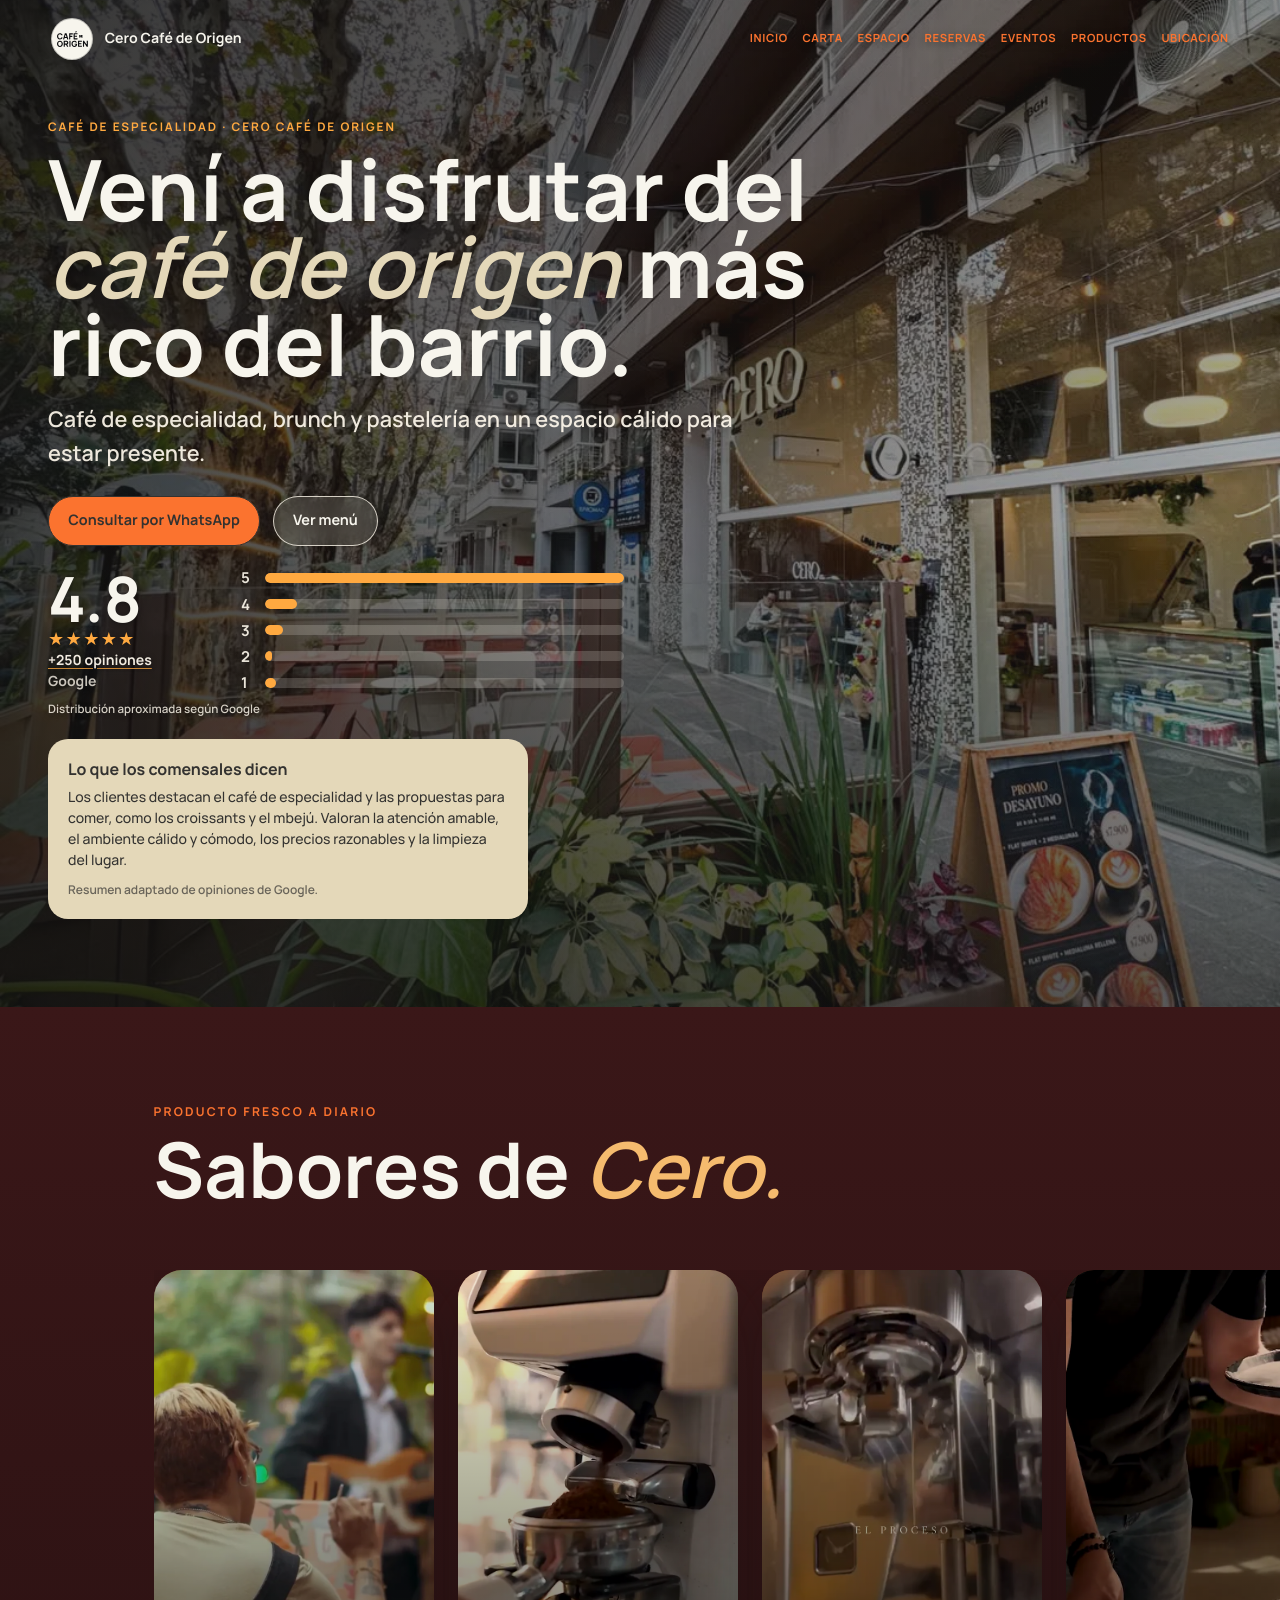
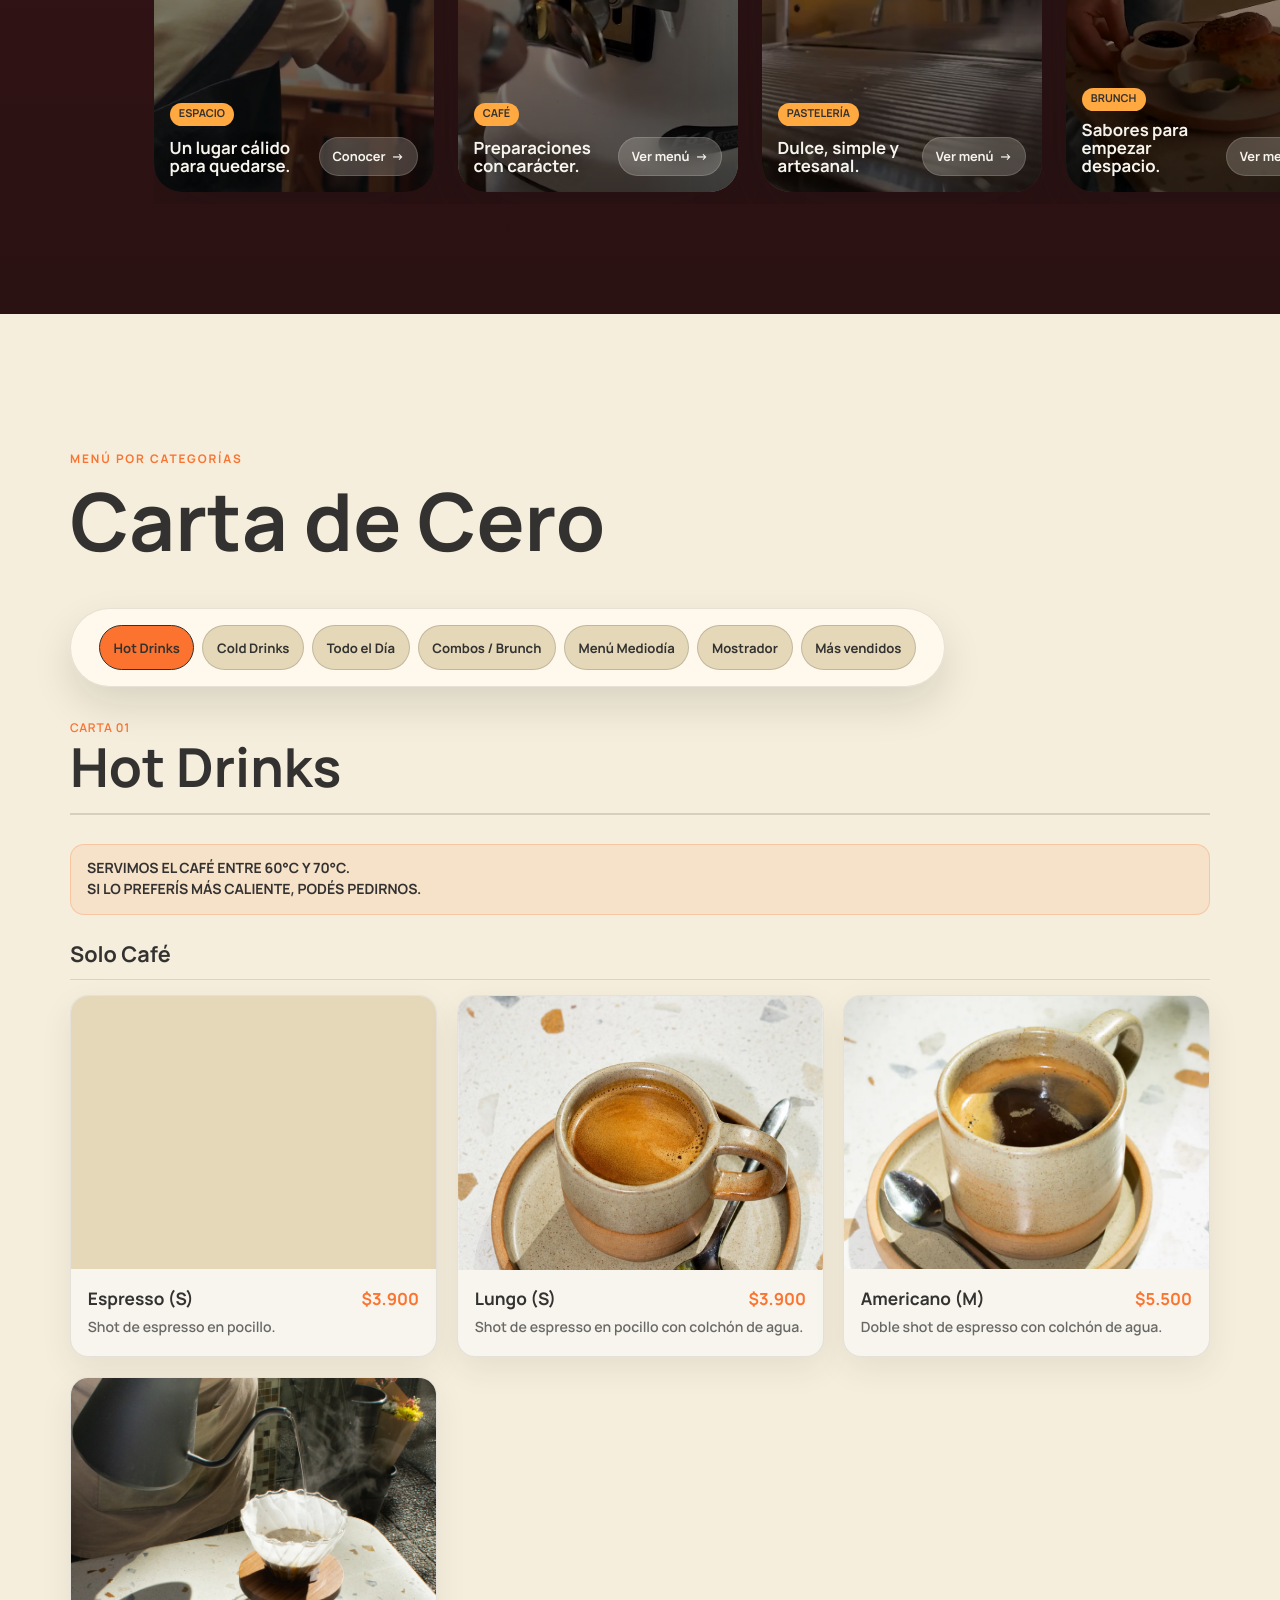
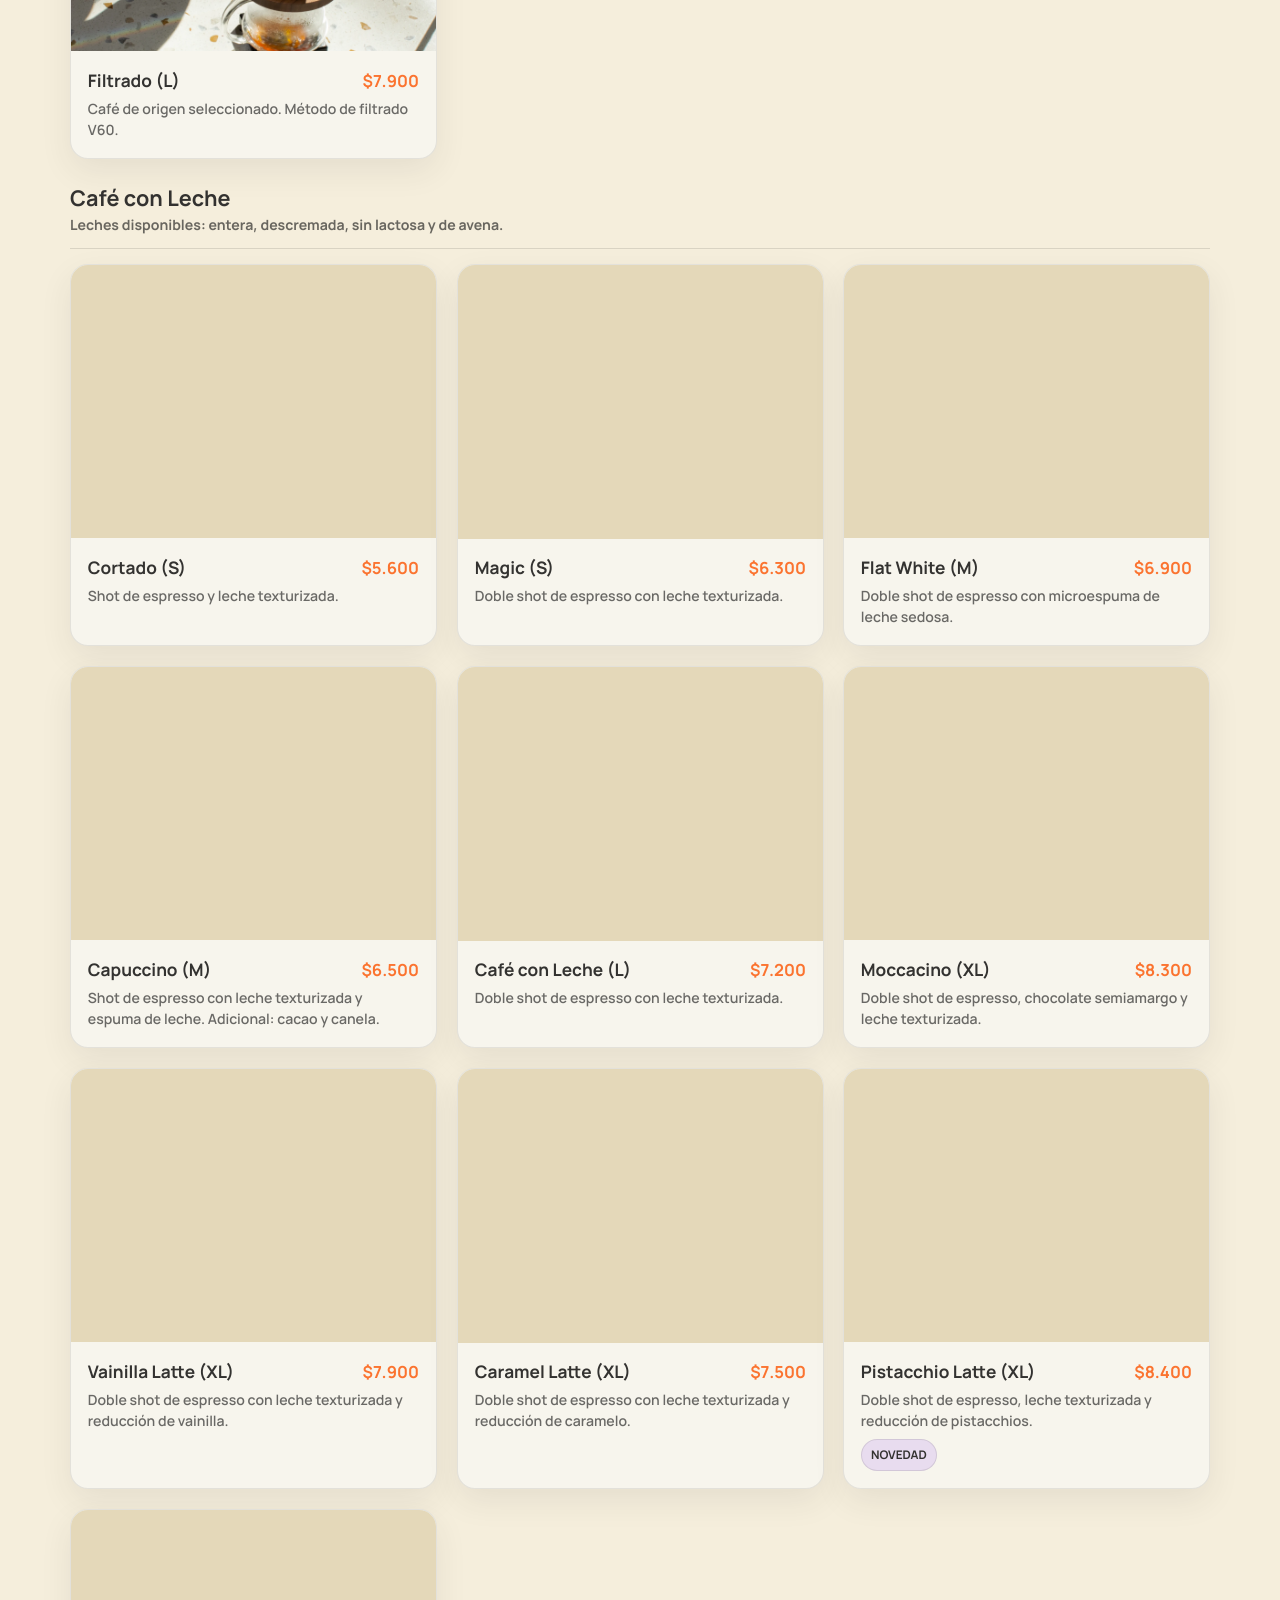
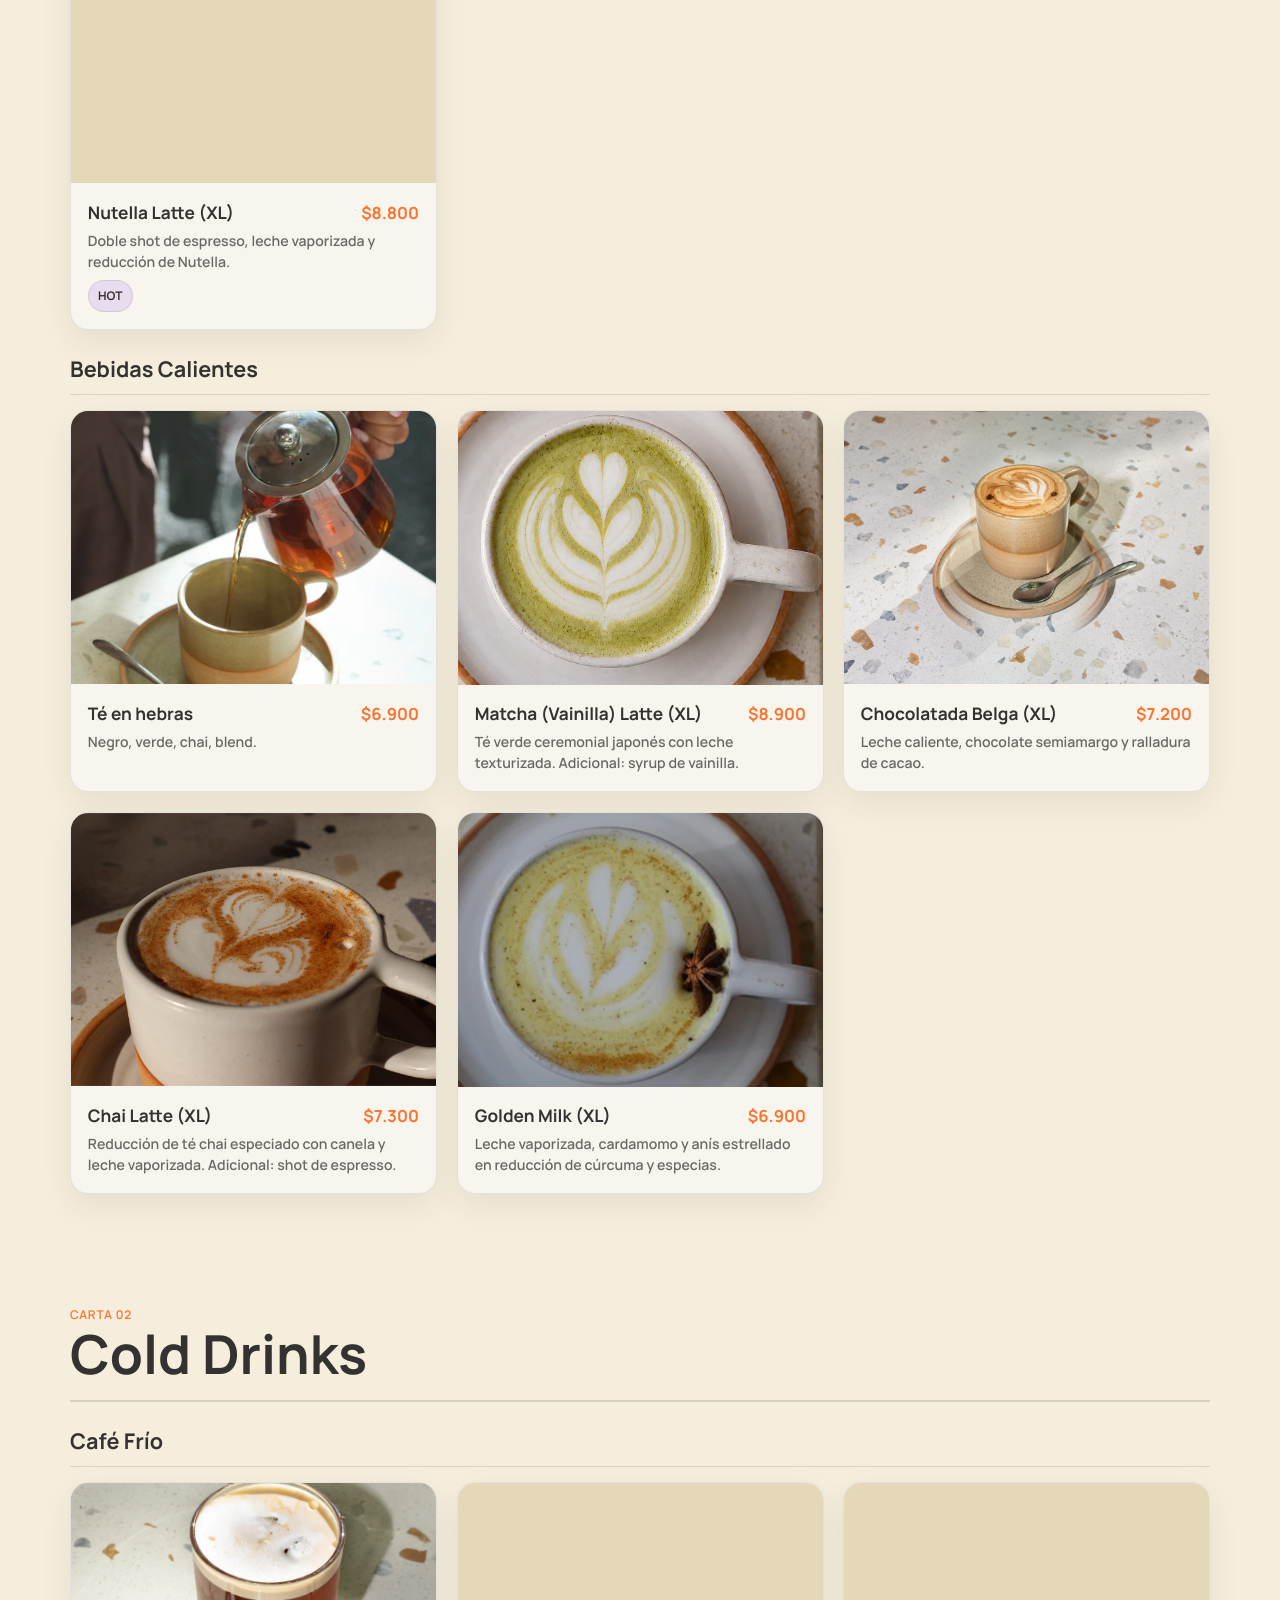
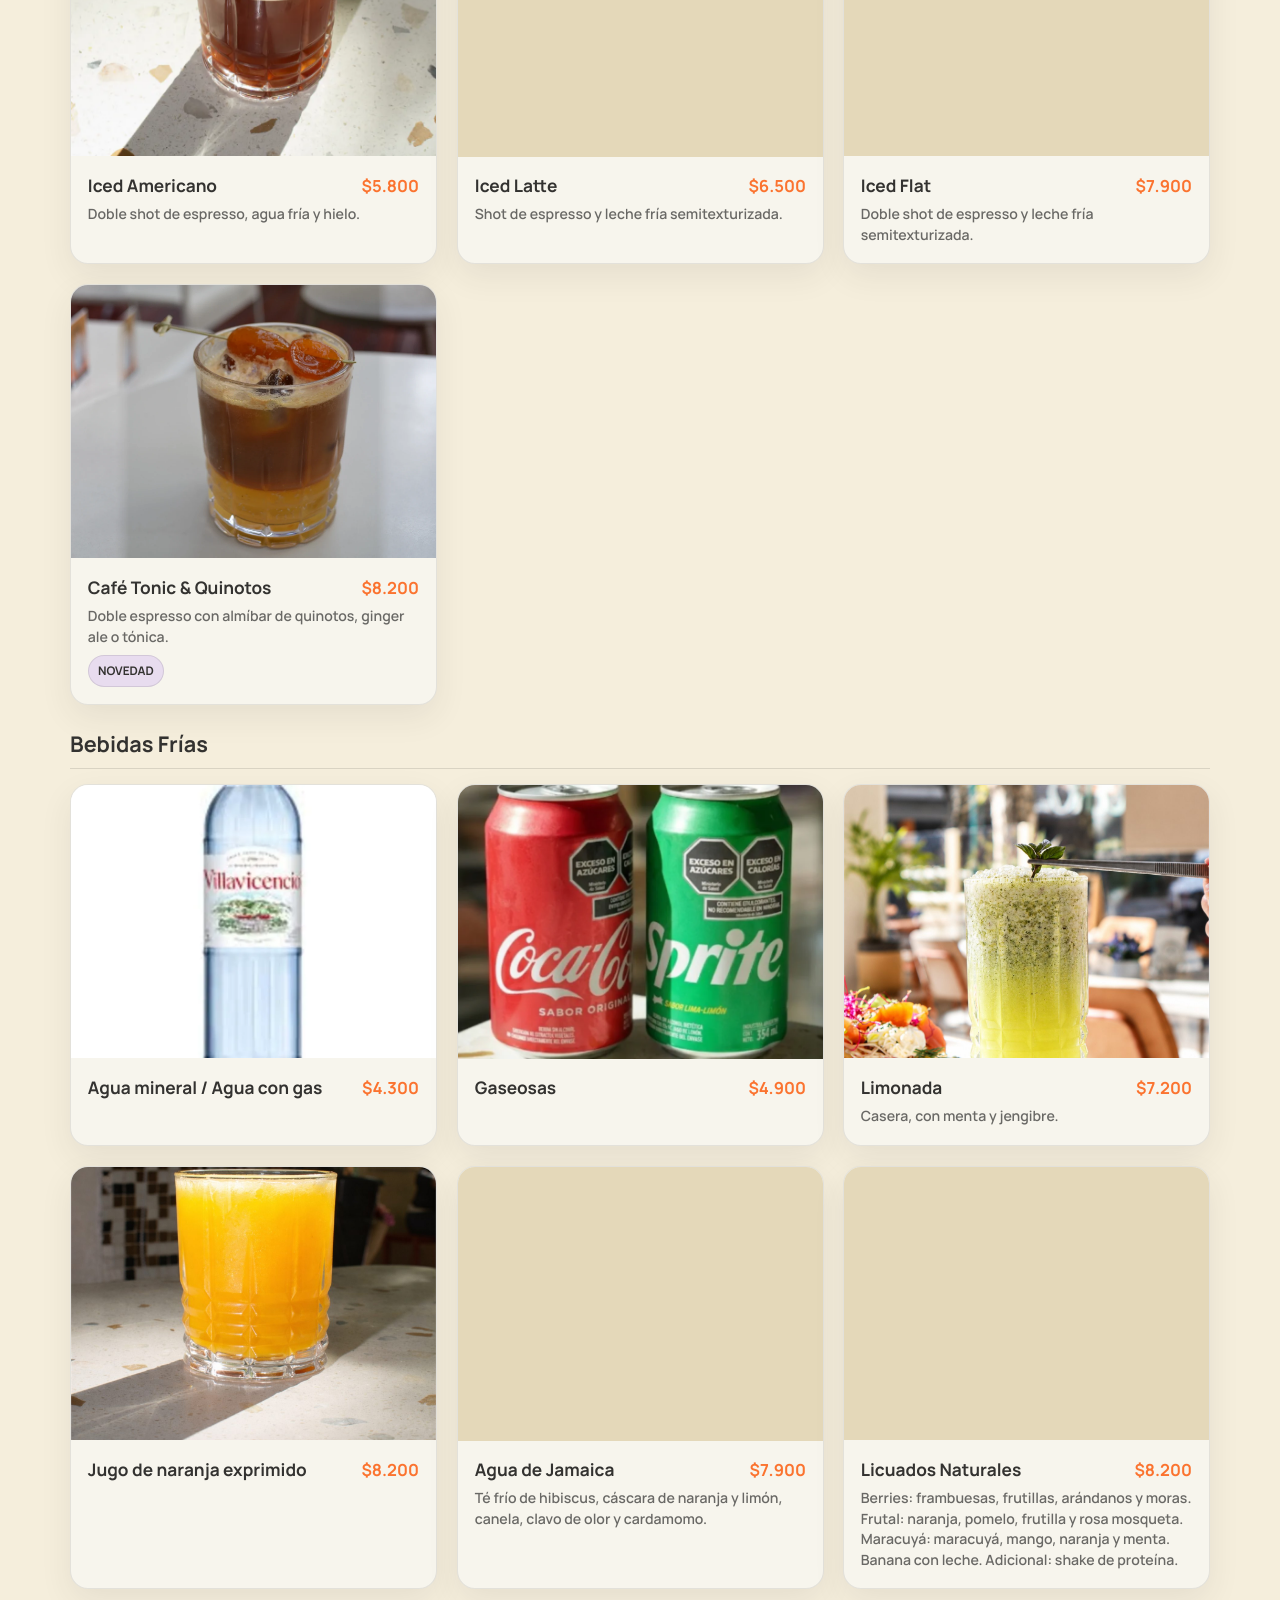
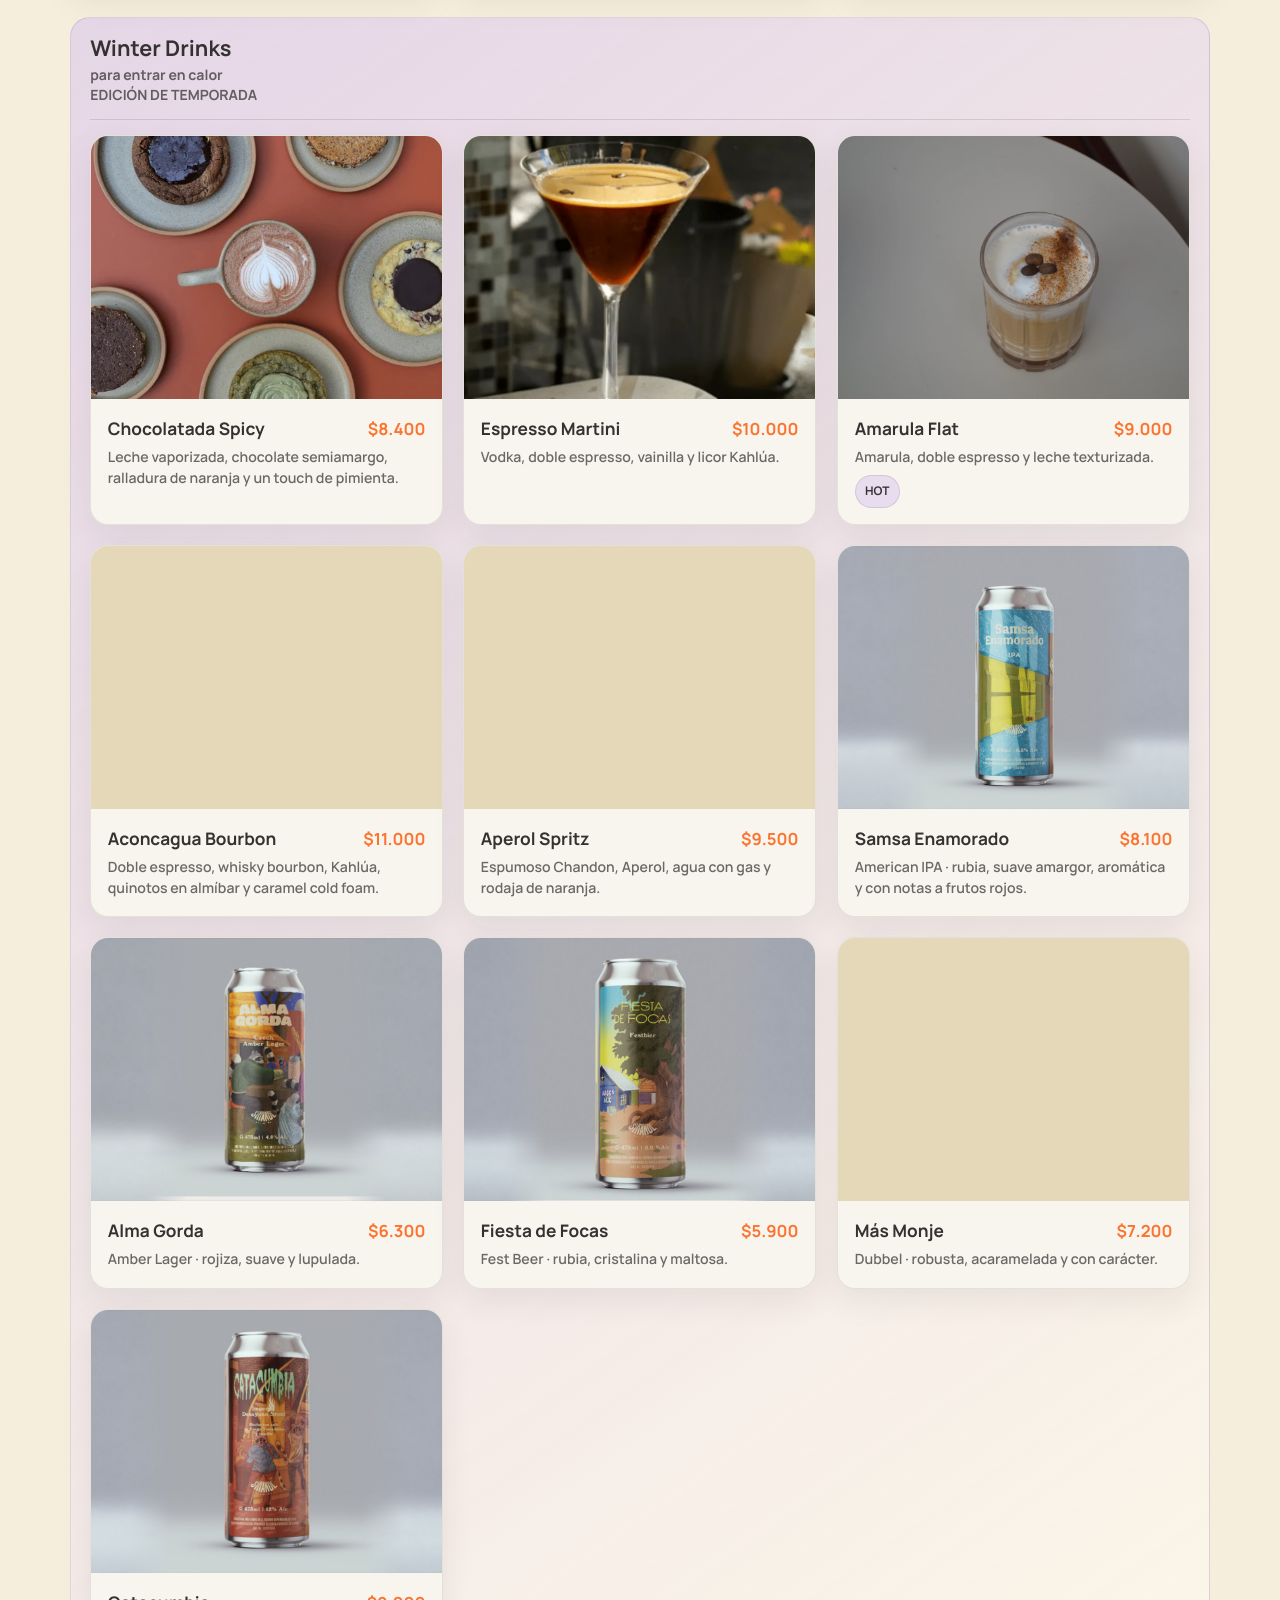
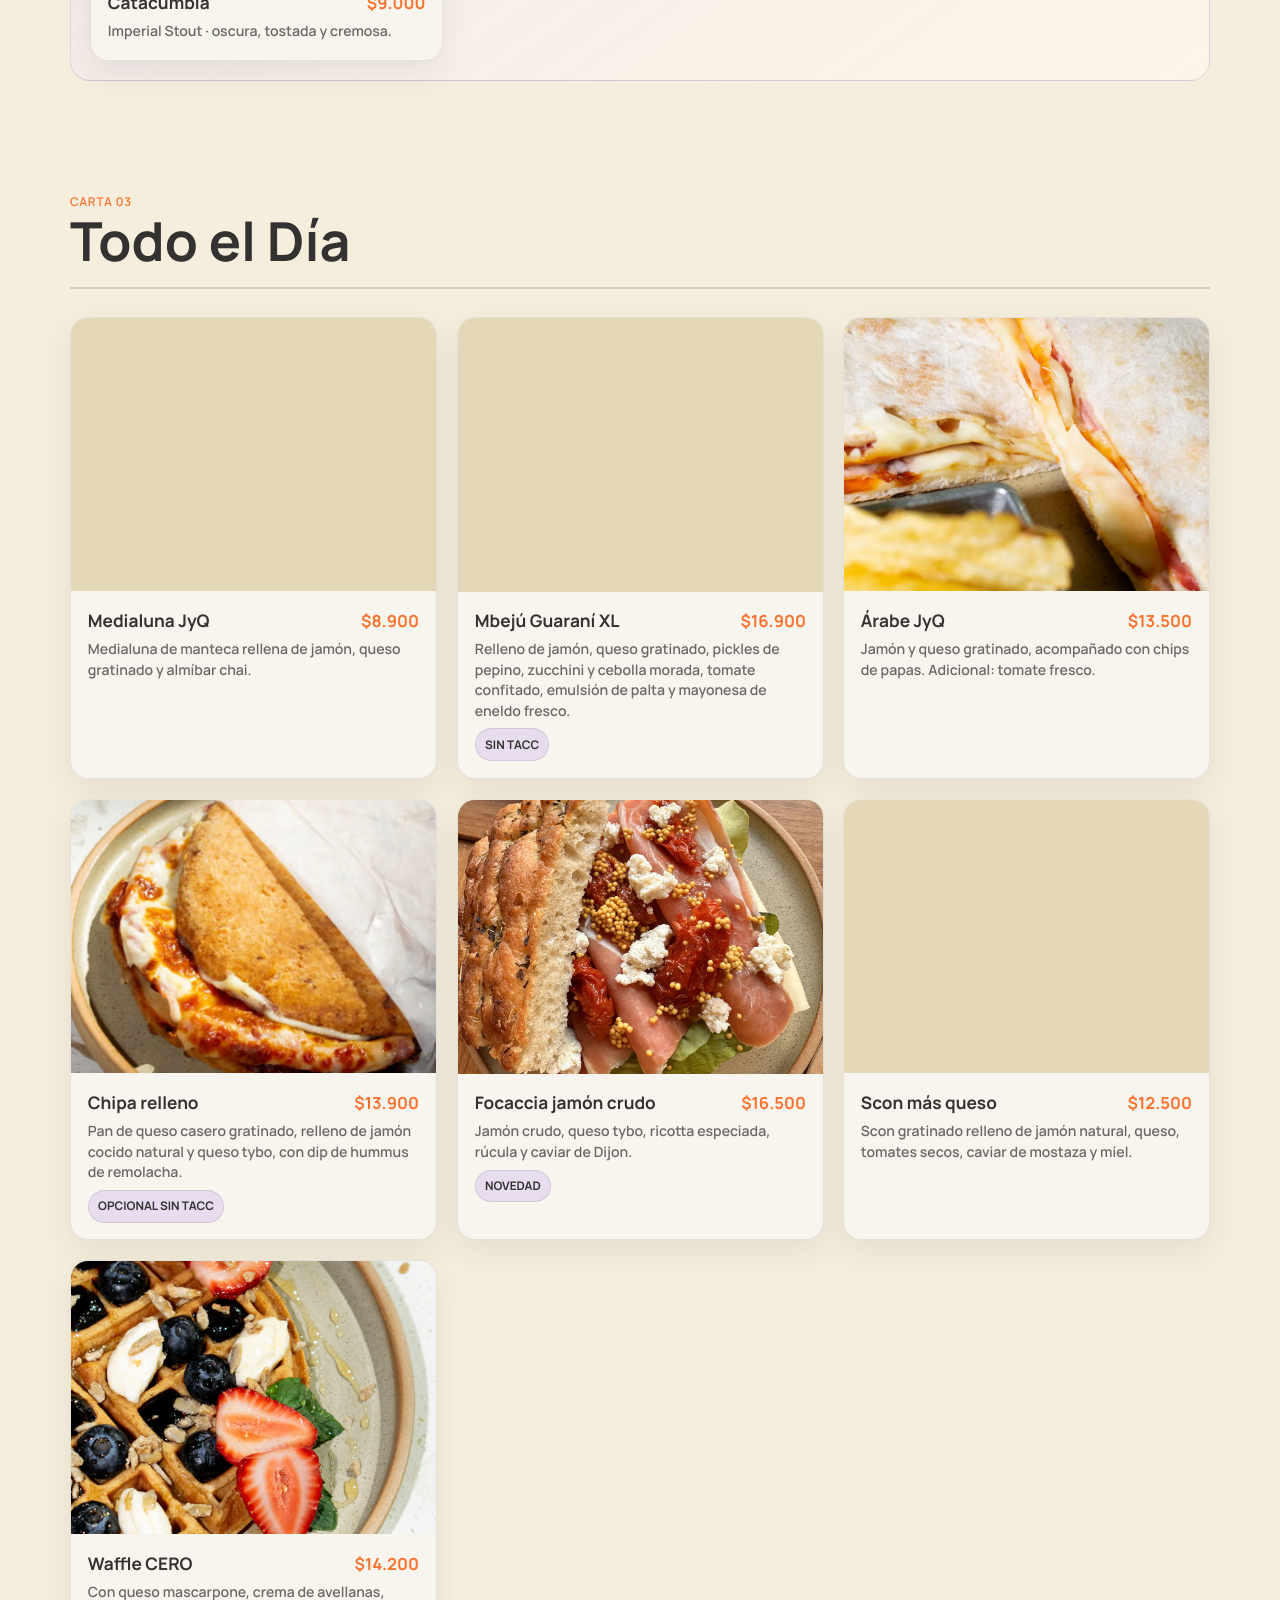
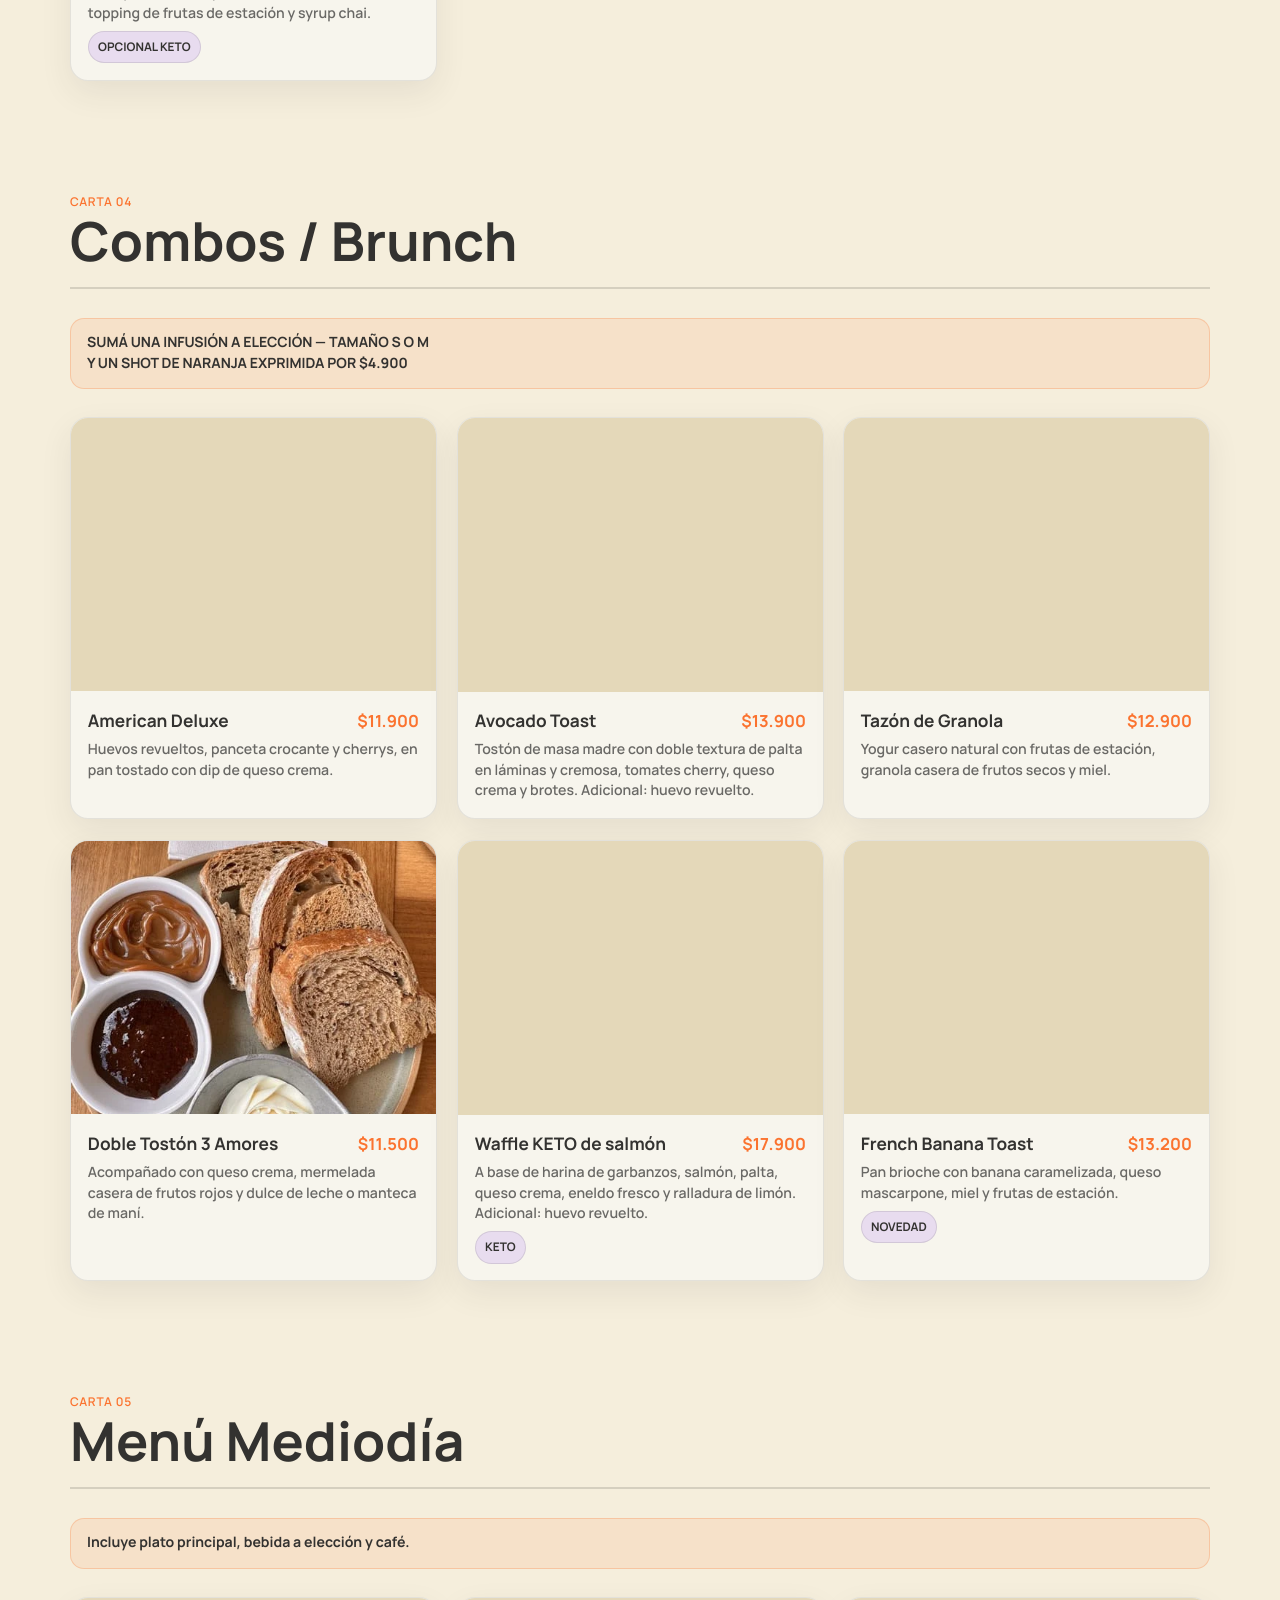
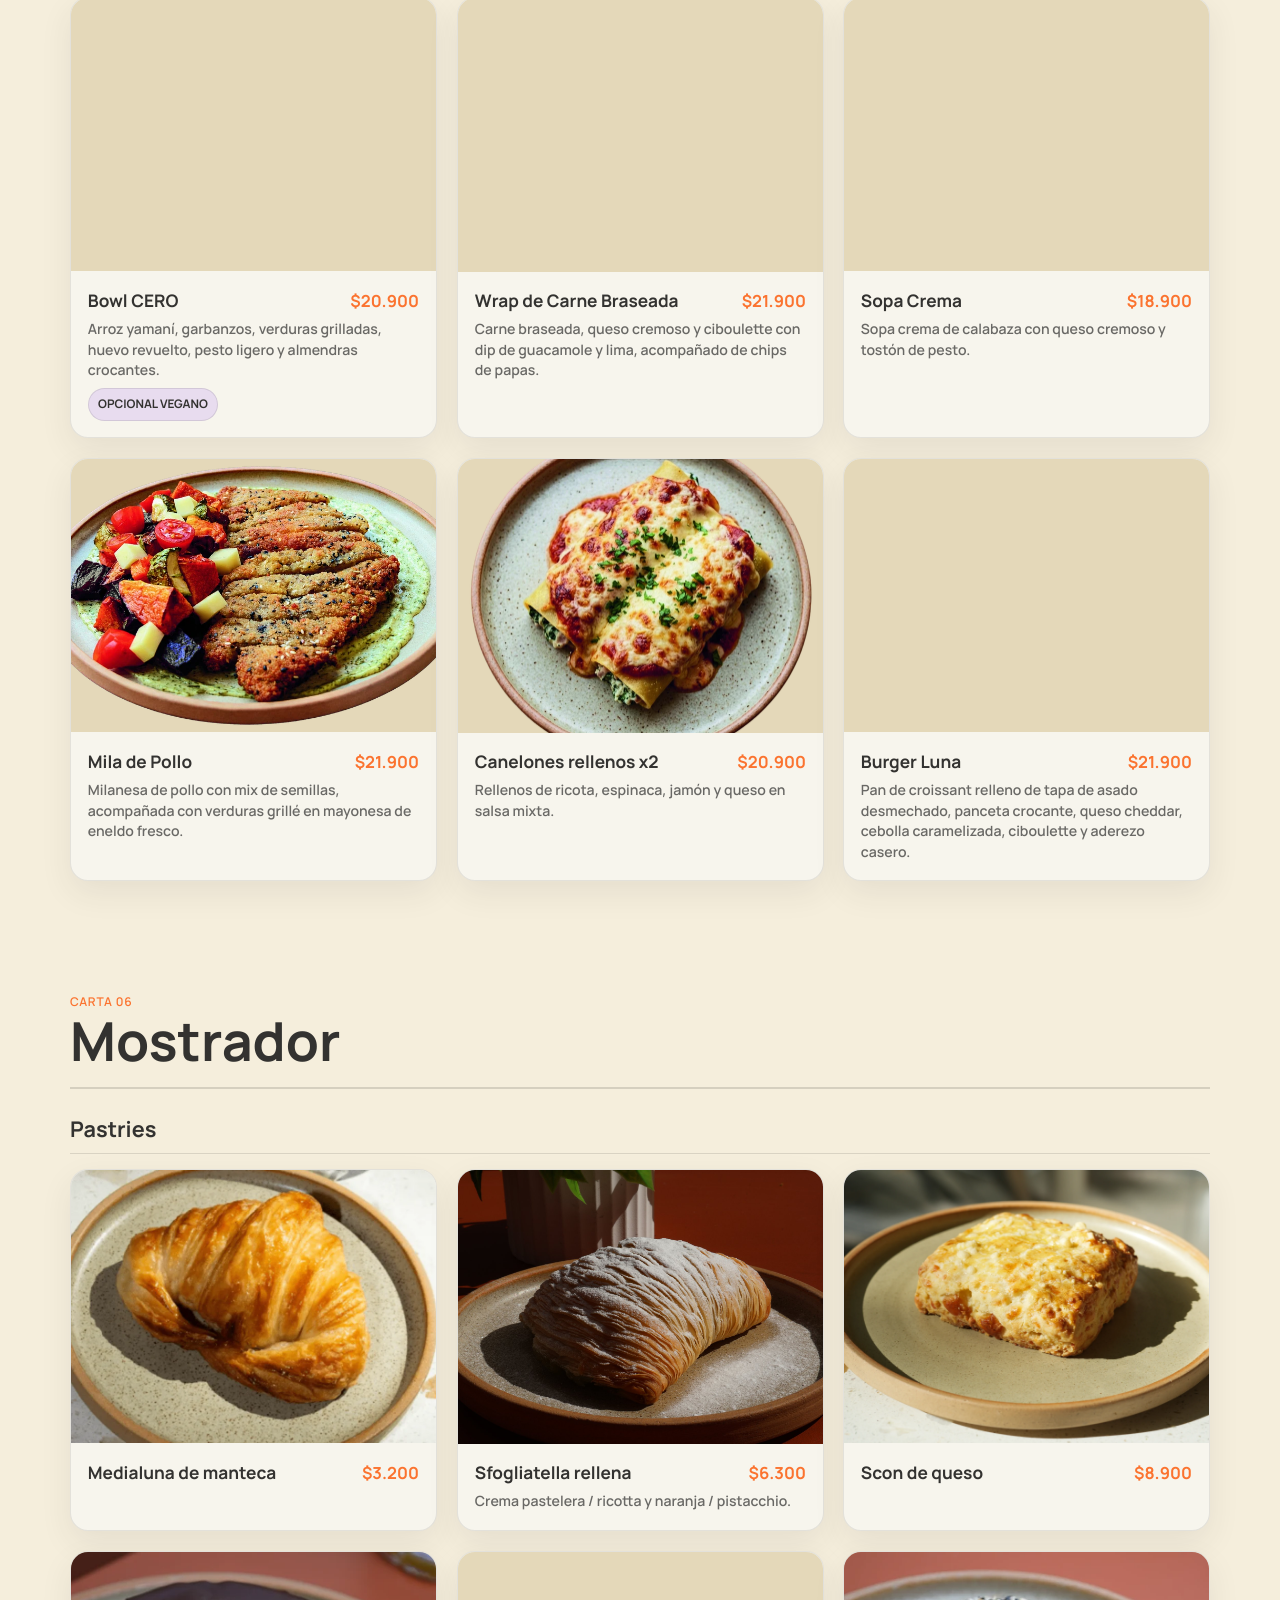
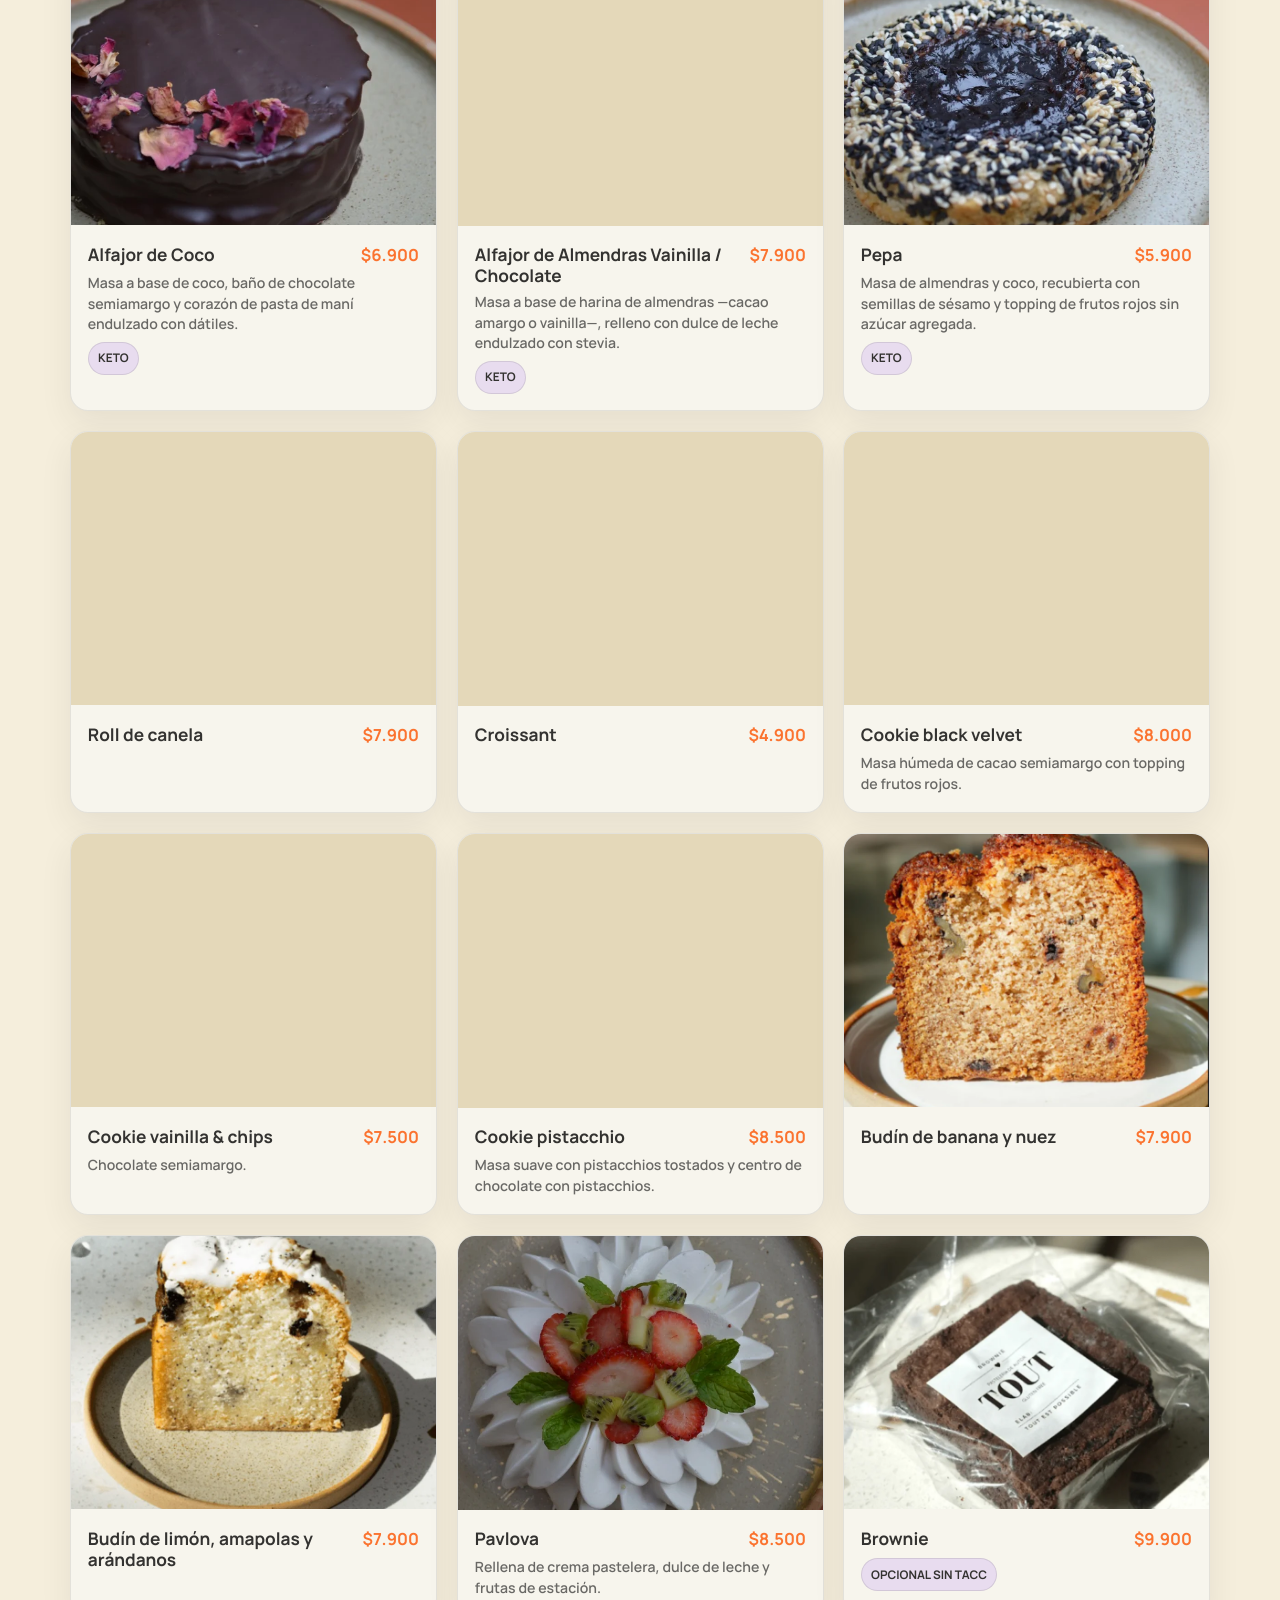
<file: index.html>
<!doctype html>
<html lang="es">
  <head>
    <meta charset="utf-8">
    <meta name="viewport" content="width=device-width, initial-scale=1">
    <meta name="description" content="Cero Café de Origen: café de especialidad, brunch y pastelería.">
    <title>Cero Café de Origen</title>
    <link rel="icon" href="assets/logos/Cero Logotipo negro.svg" type="image/svg+xml">
    <link rel="preload" href="assets/fonts/Hauora-Bold.woff2" as="font" type="font/woff2" crossorigin>
    <link rel="preload" href="assets/fonts/Hauora-SemiBold.woff2" as="font" type="font/woff2" crossorigin>
    <link rel="preload" href="assets/fonts/Hauora-Medium.woff2" as="font" type="font/woff2" crossorigin>
    <link rel="stylesheet" href="css/styles.css">
  </head>
  <body>
    <header class="site-header" data-header>
      <a class="brand" href="#inicio" aria-label="Ir al inicio">
        <span class="header-logo-circle"><img src="assets/logos/Sublogo vertical_negro.svg" alt="" data-fallback-image></span>
        <span class="brand-text">Cero Café de Origen</span>
      </a>

      <button class="nav-toggle" type="button" aria-label="Abrir navegación" aria-expanded="false" aria-controls="site-nav" data-nav-toggle>
        <span></span>
        <span></span>
      </button>

      <nav class="site-nav" id="site-nav" aria-label="Navegación principal" data-nav>
        <a href="#inicio">Inicio</a>
        <a href="#menu">Carta</a>
        <a href="#espacio">Espacio</a>
        <a href="#reservas">Reservas</a>
        <a href="#eventos">Eventos</a>
        <a href="#productos">Productos</a>
        <a href="#ubicacion">Ubicación</a>
      </nav>
    </header>

    <main>
      <section class="hero" id="inicio" aria-labelledby="hero-title">
        <div class="hero-media" aria-hidden="true">
          <img src="assets/imagenes/hero-terraza-cero.webp" alt="" width="720" height="1440" loading="eager" fetchpriority="high" data-fallback-image>
        </div>

        <div class="hero-inner">
          <div class="hero-content">
            <p class="eyebrow">Café de especialidad · Cero Café de Origen</p>
            <h1 id="hero-title">
              <span class="hero-title-line">Vení a disfrutar del</span>
              <span class="hero-title-line"><span class="hero-title-highlight">café de origen</span> más</span>
              <span class="hero-title-line hero-title-closing">rico del barrio.</span>
            </h1>
            <p class="hero-copy">Café de especialidad, brunch y pastelería en un espacio cálido para estar presente.</p>
            <div class="hero-actions">
              <a class="btn btn-primary" href="https://wa.me/5491158173351" target="_blank" rel="noopener noreferrer" data-whatsapp-link>Consultar por WhatsApp</a>
              <a class="btn btn-ghost" href="#menu">Ver menú</a>
            </div>
            <section class="hero-reviews" data-hero-reviews aria-label="Valoraciones de Google"></section>
          </div>
        </div>
      </section>

      <section class="sabores" id="sabores" aria-labelledby="sabores-title">
        <div class="sabores-container">
          <p class="sabores-kicker">PRODUCTO FRESCO A DIARIO</p>
          <h2 id="sabores-title" class="sabores-title">Sabores de <span>Cero.</span></h2>

          <div class="sabores-track" aria-label="Sabores destacados">
            <article class="sabores-card">
              <video autoplay muted loop playsinline preload="none" poster="assets/imagenes/video-posters/espacio-cero-1-poster.webp" data-autoplay-video data-fallback-video>
                <source data-src="assets/videos/espacio-cero-1-optimized.mp4" type="video/mp4">
              </video>
              <div class="sabores-card-content">
                <p>ESPACIO</p>
                <h3>Un lugar cálido para quedarse.</h3>
                <a href="#espacio">Conocer</a>
              </div>
            </article>

            <article class="sabores-card">
              <video autoplay muted loop playsinline preload="none" poster="assets/imagenes/video-posters/cafe-cero-1-poster.webp" data-autoplay-video data-fallback-video>
                <source data-src="assets/videos/cafe-cero-1-optimized.mp4" type="video/mp4">
              </video>
              <div class="sabores-card-content">
                <p>CAFÉ</p>
                <h3>Preparaciones con carácter.</h3>
                <a href="#menu">Ver menú</a>
              </div>
            </article>

            <article class="sabores-card">
              <video autoplay muted loop playsinline preload="none" poster="assets/imagenes/video-posters/nuevo-video-poster.webp" data-autoplay-video data-fallback-video>
                <source data-src="assets/videos/nuevo_video-optimized.mp4" type="video/mp4">
              </video>
              <div class="sabores-card-content">
                <p>PASTELERÍA</p>
                <h3>Dulce, simple y artesanal.</h3>
                <a href="#menu">Ver menú</a>
              </div>
            </article>

            <article class="sabores-card">
              <video autoplay muted loop playsinline preload="none" poster="assets/imagenes/video-posters/brunch-cero-1-poster.webp" data-autoplay-video data-fallback-video>
                <source data-src="assets/videos/brunch-cero-1-optimized.mp4" type="video/mp4">
              </video>
              <div class="sabores-card-content">
                <p>BRUNCH</p>
                <h3>Sabores para empezar despacio.</h3>
                <a href="#menu">Ver menú</a>
              </div>
            </article>
          </div>
        </div>
      </section>

      <section class="section menu-section" id="menu" aria-labelledby="menu-title">
        <div class="menu-container">
          <div class="section-heading menu-heading">
            <div class="menu-hero-copy">
              <p class="eyebrow">Menú por categorías</p>
              <h2 id="menu-title">Carta de Cero</h2>
              <p class="section-note" data-menu-status></p>
            </div>
          </div>

          <div class="menu-tabs">
            <nav class="menu-tabs-scroll" id="menu-tabs" aria-label="Categorías de la carta" data-menu-tabs>
              <div class="menu-tabs-track" data-menu-tabs-track></div>
            </nav>
          </div>

          <div class="menu-layout">
            <div class="menu-shell">
              <div class="menu-panel" id="menu-content" data-menu-panel></div>
            </div>
          </div>
        </div>
      </section>

      <section class="momentos-section space-strip" id="espacio" aria-labelledby="espacio-title">
        <div class="cero-container space-strip__container">
          <div class="space-strip__intro">
            <p class="eyebrow">MOMENTOS CERO</p>
            <h2 id="espacio-title">Cero en imágenes</h2>
            <p>Una mirada visual al café, el espacio y la experiencia Cero.</p>
          </div>

          <div class="space-strip__wrapper">
            <button class="space-strip__arrow space-strip__arrow--prev" type="button" aria-label="Ver fotos anteriores" data-space-strip-prev>←</button>

            <div class="space-strip__track" aria-label="Fotos y videos de Cero Café de Origen" data-space-strip-track>
              <figure class="space-strip__card">
                <img src="assets/imagenes/hero-terraza-cero.webp" alt="Terraza de Cero Café de Origen" loading="lazy" data-fallback-image>
                <figcaption>Terraza</figcaption>
              </figure>

              <figure class="space-strip__card">
                <img src="assets/imagenes/frente-local-cero.webp" alt="Frente de Cero Café de Origen sobre Avenida Congreso" loading="lazy" data-fallback-image>
                <figcaption>Fachada</figcaption>
              </figure>

              <figure class="space-strip__card">
                <img src="assets/imagenes/interior-cero-1.webp" alt="Interior luminoso de Cero Café de Origen" loading="lazy" data-fallback-image>
                <figcaption>Interior</figcaption>
              </figure>

              <figure class="space-strip__card">
                <img src="assets/imagenes/interior-cero-2.webp" alt="Detalle del salón de Cero Café de Origen" loading="lazy" data-fallback-image>
                <figcaption>Salón</figcaption>
              </figure>

              <figure class="space-strip__card">
                <img src="assets/imagenes/eventos/evento-saime-1.webp" alt="Evento realizado en Cero Café de Origen" loading="lazy" data-fallback-image>
                <figcaption>Evento</figcaption>
              </figure>

              <figure class="space-strip__card">
                <img src="assets/imagenes/terraza-clientes-cero-1.webp" alt="Clientes disfrutando la terraza de Cero Café de Origen" loading="lazy" data-fallback-image>
                <figcaption>Terraza clientes</figcaption>
              </figure>

              <figure class="space-strip__card">
                <img src="assets/imagenes/evento-dj-cero-1.webp" alt="Evento con DJ en Cero Café de Origen" loading="lazy" data-fallback-image>
                <figcaption>Evento DJ</figcaption>
              </figure>

              <figure
                class="space-strip__card space-strip__card--video"
                role="button"
                tabindex="0"
                aria-label="Reproducir video de evento en Cero Café de Origen"
                data-space-video
                data-video-src="assets/videos/video-evento/back-evento-presentacion-optimized.mp4"
                data-video-poster="assets/imagenes/video-posters/evento-presentacion-poster.webp"
                data-video-title="Evento en Cero"
              >
                <video autoplay muted loop playsinline preload="none" poster="assets/imagenes/video-posters/evento-presentacion-poster.webp" aria-label="Video de evento en Cero Café de Origen" data-autoplay-video data-fallback-video>
                  <source data-src="assets/videos/video-evento/back-evento-presentacion-optimized.mp4" type="video/mp4">
                </video>
                <span class="space-strip__media-label">Video</span>
                <figcaption>Evento</figcaption>
              </figure>

              <figure
                class="space-strip__card space-strip__card--video"
                role="button"
                tabindex="0"
                aria-label="Reproducir video del DJ en Cero Café de Origen"
                data-space-video
                data-video-src="assets/videos/video-evento/cero-cafe-reel-1-optimized.mp4"
                data-video-poster="assets/imagenes/video-posters/evento-dj-poster.webp"
                data-video-title="DJ en Cero"
              >
                <video autoplay muted loop playsinline preload="none" poster="assets/imagenes/video-posters/evento-dj-poster.webp" aria-label="Video del DJ en Cero Café de Origen" data-autoplay-video data-fallback-video>
                  <source data-src="assets/videos/video-evento/cero-cafe-reel-1-optimized.mp4" type="video/mp4">
                </video>
                <span class="space-strip__media-label">DJ</span>
                <figcaption>DJ</figcaption>
              </figure>

              <figure class="space-strip__card">
                <img src="assets/imagenes/terraza-servicio-cero-1.webp" alt="Servicio en la terraza de Cero Café de Origen" loading="lazy" data-fallback-image>
                <figcaption>Terraza servicio</figcaption>
              </figure>

              <figure class="space-strip__card">
                <img src="assets/imagenes/pet-friendly-cero.webp" alt="Momento pet friendly en Cero Café de Origen" loading="lazy" data-fallback-image>
                <figcaption>Pet friendly</figcaption>
              </figure>

              <figure class="space-strip__card">
                <img src="assets/imagenes/interior-cowork-cero-1.webp" alt="Interior con espacio de cowork en Cero Café de Origen" loading="lazy" data-fallback-image>
                <figcaption>Interior cowork</figcaption>
              </figure>

              <figure class="space-strip__card">
                <img src="assets/imagenes/barista-latte-art.webp" alt="Latte art preparado en la barra de Cero" loading="lazy" data-fallback-image>
                <figcaption>Barra</figcaption>
              </figure>

              <figure class="space-strip__card">
                <img src="assets/imagenes/@saime_studio  (31).webp" alt="Mesa de trabajo y café en Cero Café de Origen" loading="lazy" data-fallback-image>
                <figcaption>Momento Cero</figcaption>
              </figure>

              <figure class="space-strip__card">
                <img src="assets/imagenes/barista-cafe-1.webp" alt="Preparación de café en Cero Café de Origen" loading="lazy" data-fallback-image>
                <figcaption>Café</figcaption>
              </figure>

              <figure class="space-strip__card">
                <img src="assets/imagenes/cowork-mesa-cero-1.webp" alt="Mesa de cowork con café en Cero Café de Origen" loading="lazy" data-fallback-image>
                <figcaption>Cowork mesa</figcaption>
              </figure>

              <figure class="space-strip__card">
                <img src="assets/imagenes/barista-cafe-2.webp" alt="Detalle de café de especialidad en Cero" loading="lazy" data-fallback-image>
                <figcaption>Especialidad</figcaption>
              </figure>

              <figure class="space-strip__card">
                <img src="assets/imagenes/barra-cero-1.webp" alt="Barra de Cero Café de Origen" loading="lazy" data-fallback-image>
                <figcaption>Barra</figcaption>
              </figure>

              <figure class="space-strip__card">
                <img src="assets/imagenes/eventos/evento-saime-3.webp" alt="Ambiente de evento en Cero Café de Origen" loading="lazy" data-fallback-image>
                <figcaption>Encuentros</figcaption>
              </figure>

              <figure class="space-strip__card">
                <img src="assets/imagenes/pet-friendly-cero-exterior.webp" alt="Momento pet friendly en el exterior de Cero Café de Origen" loading="lazy" data-fallback-image>
                <figcaption>Pet friendly</figcaption>
              </figure>

              <figure
                class="space-strip__card space-strip__card--video"
                role="button"
                tabindex="0"
                aria-label="Reproducir video de ambiente y presentación en Cero Café de Origen"
                data-space-video
                data-video-src="assets/videos/video-evento/cero-cafe-sorteo-2-optimized.mp4"
                data-video-poster="assets/imagenes/video-posters/evento-sorteo-poster.webp"
                data-video-title="Ambiente y presentación"
              >
                <video autoplay muted loop playsinline preload="none" poster="assets/imagenes/video-posters/evento-sorteo-poster.webp" aria-label="Video de ambiente y presentación en Cero Café de Origen" data-autoplay-video data-fallback-video>
                  <source data-src="assets/videos/video-evento/cero-cafe-sorteo-2-optimized.mp4" type="video/mp4">
                </video>
                <span class="space-strip__media-label">Presentación</span>
                <figcaption>Ambiente</figcaption>
              </figure>

              <figure class="space-strip__card">
                <img src="assets/imagenes/barista-cero-1.webp" alt="Barista preparando café en Cero Café de Origen" loading="lazy" data-fallback-image>
                <figcaption>Barista</figcaption>
              </figure>

              <figure class="space-strip__card">
                <img src="assets/imagenes/eventos/evento-saime-5.webp" alt="Detalle de experiencia en evento de Cero" loading="lazy" data-fallback-image>
                <figcaption>Experiencia</figcaption>
              </figure>

              <figure class="space-strip__card">
                <img src="assets/imagenes/terraza-evento-dj-cero-1.webp" alt="Terraza durante un evento con DJ en Cero Café de Origen" loading="lazy" data-fallback-image>
                <figcaption>Terraza evento DJ</figcaption>
              </figure>

              <figure class="space-strip__card">
                <img src="assets/imagenes/eventos/evento-saime-8.webp" alt="Momento compartido en Cero Café de Origen" loading="lazy" data-fallback-image>
                <figcaption>Comunidad</figcaption>
              </figure>

              <figure class="space-strip__card">
                <img src="assets/imagenes/terraza-cero-1.webp" alt="Terraza de Cero Café de Origen bajo los arboles" loading="lazy" data-fallback-image>
                <figcaption>Terraza</figcaption>
              </figure>
            </div>

            <button class="space-strip__arrow space-strip__arrow--next" type="button" aria-label="Ver fotos siguientes" data-space-strip-next>→</button>
          </div>
        </div>
      </section>

      <section class="reservations-section" id="reservas" aria-labelledby="reservas-title" data-reservations-slider>
        <div class="reservations-stage" id="reservations-media" data-reservations-stage aria-hidden="true"></div>
        <div class="reservations-shade" aria-hidden="true"></div>

        <div class="cero-container reservations-container">
          <div class="reservations-content">
            <p class="eyebrow">RESERVAS</p>
            <h2 id="reservas-title">Tu próxima pausa, en Cero.</h2>
            <p>Un café, algo rico y un momento para compartir. Reservá tu mesa y vení a disfrutar de Cero.</p>
            <a
              class="btn btn-primary reservations-action"
              href="https://www.takeasygo.com/cero-cafe/reservas/69a658edca4b0421ca9773e8"
              target="_blank"
              rel="noopener noreferrer"
              aria-label="Reservar una mesa en TakeasyGo (se abre en una pestaña nueva)"
            >Reservar una mesa</a>
          </div>

        </div>
      </section>

      <section class="events-section" id="eventos" aria-labelledby="eventos-title">
        <div class="cero-container events-container">
          <div class="events-content">
            <div class="events-header">
              <p class="eyebrow">EVENTOS</p>
              <h2 id="eventos-title">Eventos en Cero</h2>
              <p>Un espacio cálido, versátil y con identidad para encuentros corporativos, sociales, brunchs, charlas, cowork y momentos compartidos.</p>
              <a
                class="btn btn-primary events-whatsapp"
                href="#"
                target="_blank"
                rel="noopener noreferrer"
                aria-label="Consultar por un evento en CERO Café mediante WhatsApp"
                data-whatsapp-link
                data-whatsapp-message="Hola, quería consultar por la posibilidad de realizar un evento en CERO Café."
              >
                <svg class="events-whatsapp-icon" viewBox="0 0 32 32" aria-hidden="true" focusable="false">
                  <path d="M16.04 3.2A12.78 12.78 0 0 0 5.08 22.55L3.2 29.43l7.04-1.85a12.78 12.78 0 1 0 5.8-24.38Zm0 23.4c-1.9 0-3.76-.51-5.38-1.47l-.39-.23-4.18 1.1 1.12-4.08-.25-.42a10.62 10.62 0 1 1 9.08 5.1Zm5.82-7.96c-.32-.16-1.89-.93-2.18-1.04-.3-.1-.51-.16-.72.16-.21.32-.83 1.04-1.01 1.25-.19.21-.38.24-.7.08-.32-.16-1.35-.5-2.57-1.59a9.64 9.64 0 0 1-1.78-2.22c-.19-.32-.02-.49.14-.65.15-.14.32-.37.48-.56.16-.18.21-.32.32-.53.1-.21.05-.4-.03-.56-.08-.16-.72-1.73-.98-2.37-.26-.62-.52-.54-.72-.55h-.61c-.21 0-.56.08-.85.4-.3.32-1.12 1.09-1.12 2.66s1.15 3.09 1.31 3.3c.16.21 2.25 3.44 5.46 4.83.76.33 1.36.52 1.82.67.77.24 1.46.21 2.01.13.61-.09 1.89-.77 2.16-1.52.26-.74.26-1.38.18-1.51-.08-.14-.29-.22-.61-.38Z"/>
                </svg>
                <span>Consultá por tu evento</span>
              </a>
            </div>

            <div class="events-grid" aria-label="Tipos de eventos en Cero">
              <article class="event-type-card">
                <span>01</span>
                <h3>Corporativos</h3>
                <p>Reuniones, presentaciones y encuentros de equipo en un espacio con identidad.</p>
              </article>

              <article class="event-type-card">
                <span>02</span>
                <h3>Sociales</h3>
                <p>Momentos compartidos, celebraciones y experiencias en un ambiente cálido.</p>
              </article>

              <article class="event-type-card">
                <span>03</span>
                <h3>Brunchs</h3>
                <p>Propuestas pensadas para disfrutar sin apuro, con café, pastelería y cocina.</p>
              </article>

              <article class="event-type-card">
                <span>04</span>
                <h3>Charlas</h3>
                <p>Un entorno cómodo para encuentros, talleres y conversaciones con comunidad.</p>
              </article>

              <article class="event-type-card">
                <span>05</span>
                <h3>Cowork</h3>
                <p>Un espacio para trabajar, reunirse y habitar el café desde otro ritmo.</p>
              </article>

              <article class="event-type-card">
                <span>06</span>
                <h3>DJ / Presentaciones</h3>
                <p>Eventos especiales con música, activaciones y experiencias de marca.</p>
              </article>
            </div>

            <p class="events-cta">Cada evento puede pensarse a medida, respetando el ritmo, la estética y la experiencia de Cero.</p>
          </div>

          <aside class="events-media" aria-label="Material visual de eventos en Cero">
            <figure class="events-main-media">
              <video autoplay muted loop playsinline preload="none" poster="assets/imagenes/video-posters/evento-presentacion-poster.webp" data-autoplay-video data-fallback-video>
                <source data-src="assets/videos/video-evento/back-evento-presentacion-optimized.mp4" type="video/mp4">
              </video>
              <figcaption>Encuentros con luz, café y atmósfera Cero.</figcaption>
            </figure>

            <div class="events-photo-row" aria-hidden="true">
              <img src="assets/imagenes/eventos/evento-saime-2.webp" alt="" loading="lazy">
              <img src="assets/imagenes/eventos/evento-saime-5.webp" alt="" loading="lazy">
            </div>
          </aside>
        </div>
      </section>

      <section class="products-preview-section" id="productos" aria-labelledby="productos-title">
        <div class="cero-container products-preview-container">
          <div class="products-preview-header">
            <div>
              <p class="eyebrow">PRODUCTOS</p>
              <h2 id="productos-title">Productos Cero</h2>
            </div>
            <p>Objetos, café y piezas de marca para extender la experiencia Cero más allá del local.</p>
          </div>

          <div class="products-preview-grid" aria-label="Productos destacados">
            <article class="cero-product-card">
              <figure class="cero-product-media product-coffee-preview-media">
                <img src="assets/imagenes/productos/fotos%20cafe/cafe-cero-colombia-transparente.webp" alt="Packaging del café de origen Colombia de Cero" width="1000" height="1000" loading="lazy" decoding="async">
              </figure>
              <div class="cero-product-content">
                <p class="cero-product-category">Café</p>
                <h3>Café de origen</h3>
                <p>Café seleccionado para llevar la experiencia Cero a casa.</p>
              </div>
            </article>

            <article class="cero-product-card">
              <figure class="cero-product-media">
                <img src="assets/imagenes/productos/buzo-cero.webp" alt="Buzo Cero" loading="lazy">
              </figure>
              <div class="cero-product-content">
                <p class="cero-product-category">Merch</p>
                <h3>Buzo Cero</h3>
                <p>Merch de marca con diseño orgánico y espíritu urbano.</p>
              </div>
            </article>

            <article class="cero-product-card">
              <figure class="cero-product-media">
                <img src="assets/imagenes/productos/Vasos.webp" alt="Vasos y tazas Cero" loading="lazy">
              </figure>
              <div class="cero-product-content">
                <p class="cero-product-category">Objetos</p>
                <h3>Vasos y Tazas Cero</h3>
                <p>Piezas simples para acompañar el ritual del café.</p>
              </div>
            </article>
          </div>

          <a class="products-preview-link" href="productos.html">Ver todos los productos</a>
        </div>
      </section>

      <section class="location-section" aria-labelledby="ubicacion-title">
        <div class="location-map-panel" id="ubicacion" aria-labelledby="ubicacion-title">
          <div class="location-map">
            <iframe
              src="https://www.google.com/maps?q=Av.%20Congreso%205080%2C%20Villa%20Urquiza%2C%20Buenos%20Aires&output=embed"
              title="Mapa de Cero Café de Origen"
              style="border:0;"
              allowfullscreen=""
              loading="lazy"
              referrerpolicy="no-referrer-when-downgrade">
            </iframe>
          </div>

          <div class="location-info-card">
            <p class="eyebrow">UBICACIÓN Y HORARIOS</p>
            <h3 id="ubicacion-title">Encontrá Cero</h3>
            <div class="info-list">
              <article class="info-item">
                <h4>Dirección</h4>
                <p data-address>Av. Congreso 5080, Villa Urquiza</p>
              </article>
              <article class="info-item">
                <h4>Horarios</h4>
                <div data-hours>
                  <p>Lun a Vie 8:00 a 20:00</p>
                  <p>Sáb y Dom 8:30 a 20:30</p>
                </div>
              </article>
            </div>
            <div class="experience-actions">
              <a class="btn btn-primary" href="https://www.google.com.ar/maps/place/Cero+Cafe+de+Origen/@-34.5697587,-58.4925334,17z/data=!3m1!4b1!4m6!3m5!1s0x95bcb70028f5094d:0x6ccca2a17439a70d!8m2!3d-34.5697631!4d-58.4899585!16s%2Fg%2F11yq37r5c4?entry=ttu&g_ep=EgoyMDI2MDYxNi4wIKXMDSoASAFQAw%3D%3D" target="_blank" rel="noopener noreferrer" data-directions-link>Cómo llegar</a>
              <a class="btn btn-outline-dark" href="https://wa.me/5491158173351" target="_blank" rel="noopener noreferrer" data-whatsapp-link>Consultar por WhatsApp</a>
            </div>
          </div>
        </div>
      </section>
    </main>

    <footer class="site-footer">
      <a class="footer-brand" href="#inicio">
        <span class="brand-mark brand-logo"><img src="assets/logos/Cero Logotipo negro.svg" alt="" data-fallback-image></span>
        <span>Cero Café de Origen</span>
      </a>
      <div class="footer-details">
        <p>Av. Congreso 5080, Villa Urquiza</p>
        <p>Café de especialidad · Villa Urquiza</p>
      </div>
      <nav aria-label="Navegación secundaria">
        <a href="#sabores">Sabores</a>
        <a href="#menu">Carta</a>
        <a href="#espacio">Espacio</a>
        <a href="#ubicacion">Ubicación</a>
        <a href="https://www.instagram.com/cerocafedeorigen/" target="_blank" rel="noopener noreferrer">Instagram</a>
        <a href="https://wa.me/5491158173351" target="_blank" rel="noopener noreferrer" data-whatsapp-link>WhatsApp</a>
      </nav>
    </footer>

    <script src="data/contenido.js" defer></script>
    <script src="js/main.js" defer></script>
  </body>
</html>
</file>
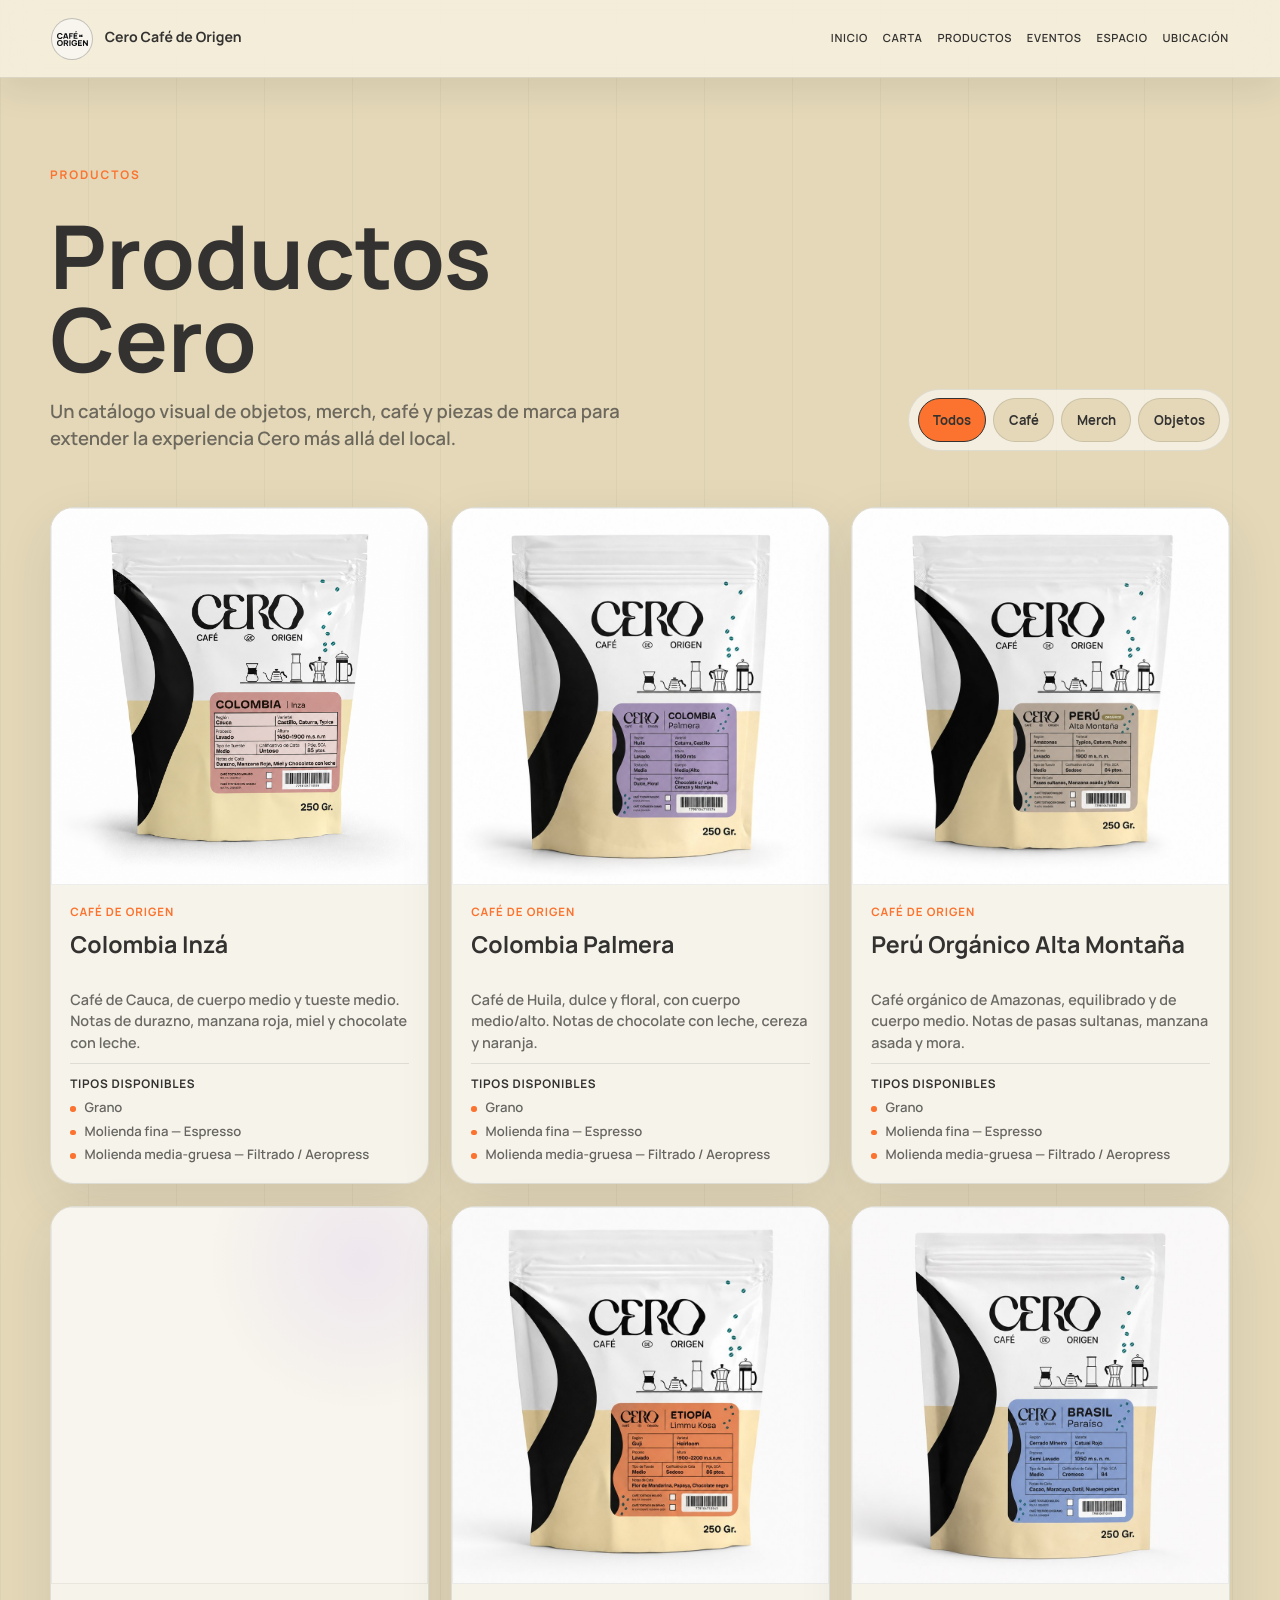
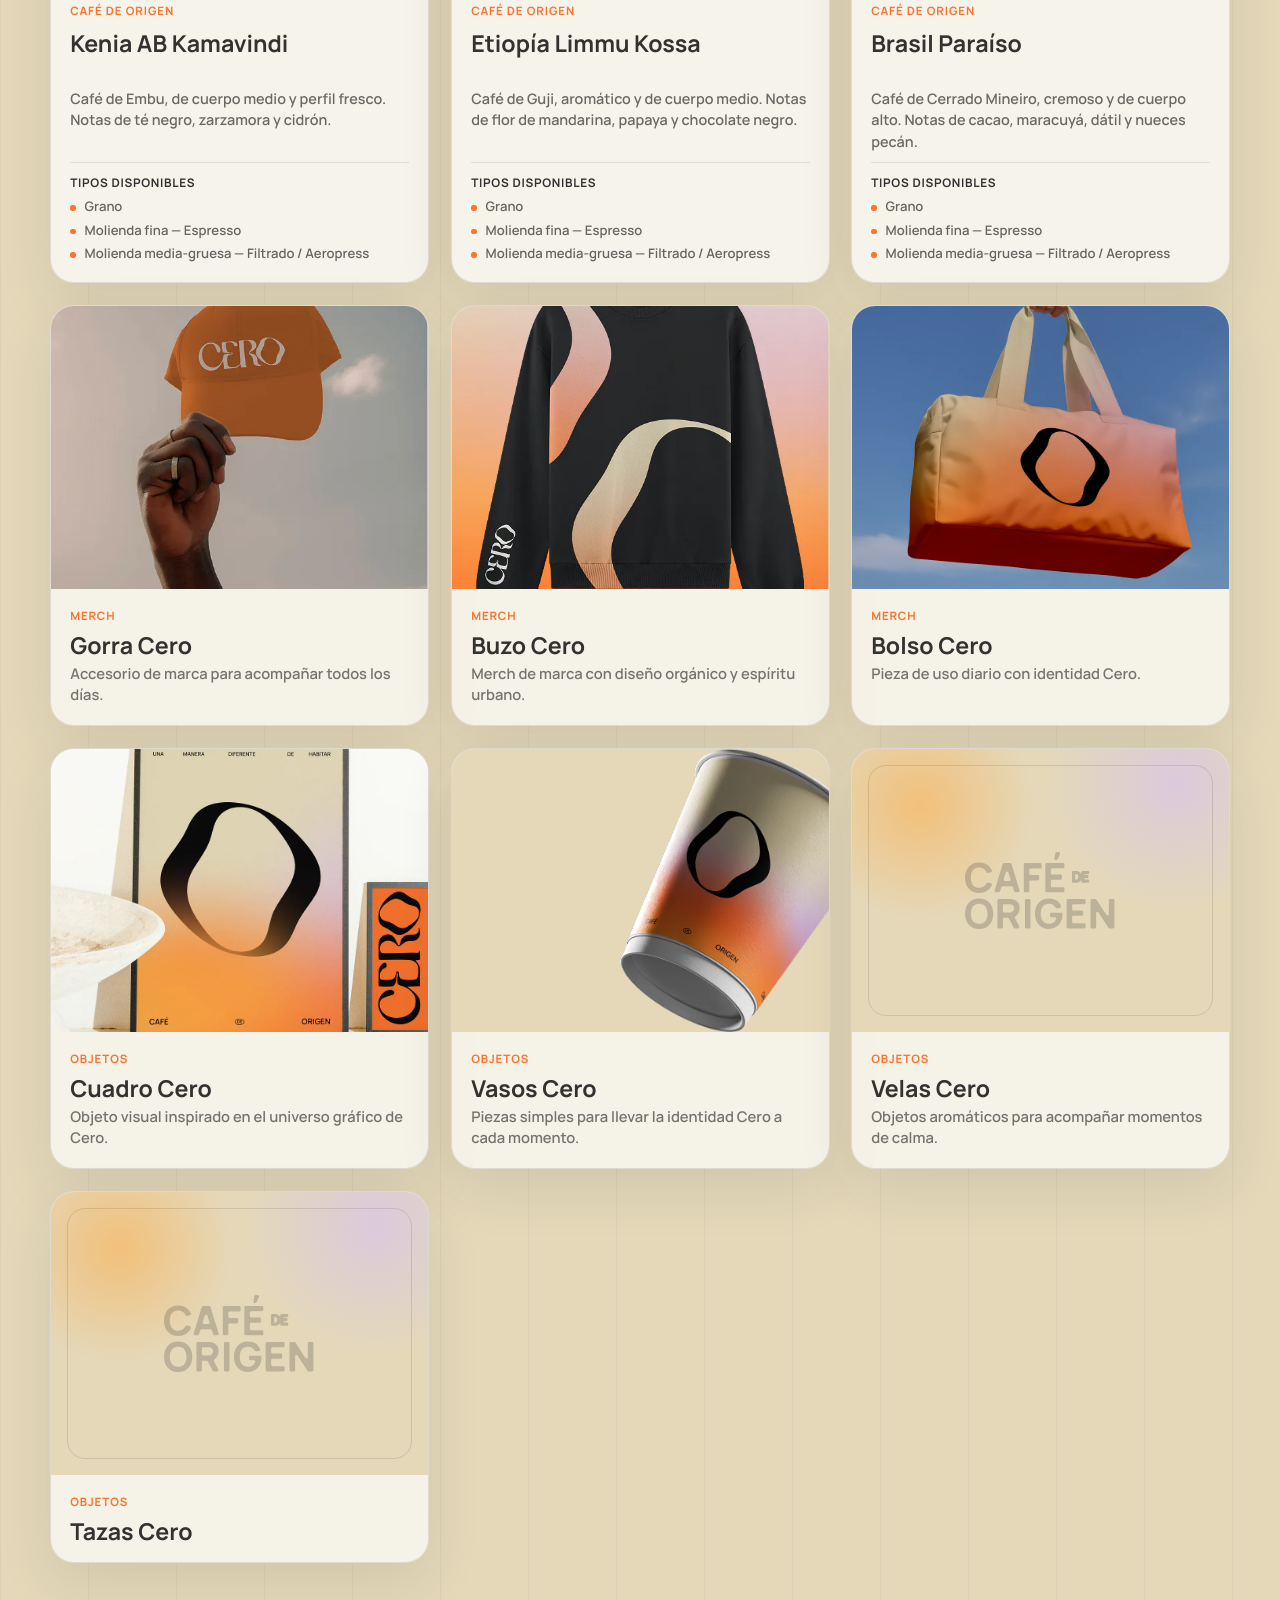
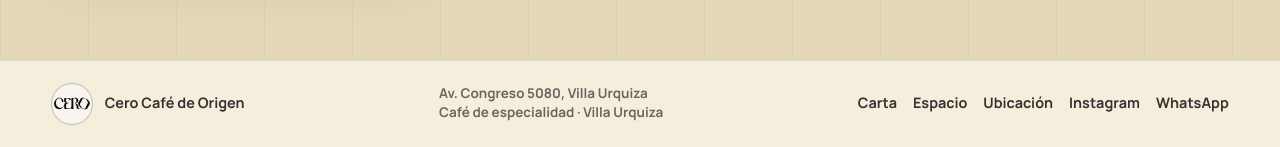
<file: productos.html>
<!doctype html>
<html lang="es">
  <head>
    <meta charset="utf-8">
    <meta name="viewport" content="width=device-width, initial-scale=1">
    <meta name="description" content="Catálogo visual de Productos Cero: merch, objetos, café y piezas de marca.">
    <title>Productos Cero | Cero Café de Origen</title>
    <link rel="icon" href="assets/logos/Cero Logotipo negro.svg" type="image/svg+xml">
    <link rel="preload" href="assets/fonts/Hauora-Bold.woff2" as="font" type="font/woff2" crossorigin>
    <link rel="preload" href="assets/fonts/Hauora-SemiBold.woff2" as="font" type="font/woff2" crossorigin>
    <link rel="preload" href="assets/fonts/Hauora-Medium.woff2" as="font" type="font/woff2" crossorigin>
    <link rel="stylesheet" href="css/styles.css">
  </head>
  <body>
    <header class="site-header products-page-header is-scrolled" data-header>
      <a class="brand" href="index.html#inicio" aria-label="Ir al inicio">
        <span class="header-logo-circle"><img src="assets/logos/Sublogo vertical_negro.svg" alt="" data-fallback-image></span>
        <span class="brand-text">Cero Café de Origen</span>
      </a>

      <button class="nav-toggle" type="button" aria-label="Abrir navegación" aria-expanded="false" aria-controls="site-nav" data-nav-toggle>
        <span></span>
        <span></span>
      </button>

      <nav class="site-nav" id="site-nav" aria-label="Navegación principal" data-nav>
        <a href="index.html#inicio">Inicio</a>
        <a href="index.html#menu">Carta</a>
        <a href="index.html#productos">Productos</a>
        <a href="index.html#eventos">Eventos</a>
        <a href="index.html#espacio">Espacio</a>
        <a href="index.html#ubicacion">Ubicación</a>
      </nav>
    </header>

    <main>
      <section class="products-catalog-hero" aria-labelledby="catalog-title">
        <div class="products-catalog-intro">
          <p class="eyebrow">PRODUCTOS</p>
          <h1 id="catalog-title">Productos Cero</h1>
          <p>Un catálogo visual de objetos, merch, café y piezas de marca para extender la experiencia Cero más allá del local.</p>
        </div>

        <div class="products-filter-bar" aria-label="Filtrar productos">
          <button class="products-filter is-active" type="button" data-product-filter="all">Todos</button>
          <button class="products-filter" type="button" data-product-filter="cafe">Café</button>
          <button class="products-filter" type="button" data-product-filter="merch">Merch</button>
          <button class="products-filter" type="button" data-product-filter="objetos">Objetos</button>
        </div>
      </section>

      <section class="products-catalog-grid" aria-label="Catálogo de Productos Cero">
        <article class="cero-product-card catalog-product-card coffee-origin-card" data-product-category="cafe" data-coffee-origin data-coffee-origin-name="Colombia Inzá">
          <button class="coffee-origin-media" type="button" aria-label="Mostrar etiqueta de Colombia Inzá" aria-pressed="false" data-coffee-media>
            <img class="coffee-origin-image coffee-origin-packaging" src="assets/imagenes/productos/fotos%20cafe/cafe%20cero%20colombia%20inza.png" alt="Packaging del café Colombia Inzá de Cero" width="1254" height="1254" loading="lazy" decoding="async" data-coffee-packaging>
            <img class="coffee-origin-image coffee-origin-label" src="assets/imagenes/productos/fotos%20cafe/etiqueta%20colombia%20inza.png" alt="Etiqueta del café Colombia Inzá de Cero" width="1536" height="1024" loading="lazy" decoding="async" aria-hidden="true" data-coffee-label>
          </button>
          <div class="cero-product-content coffee-origin-content">
            <p class="cero-product-category">Café de origen</p>
            <h2>Colombia Inzá</h2>
            <p class="coffee-origin-description">Café de Cauca, de cuerpo medio y tueste medio. Notas de durazno, manzana roja, miel y chocolate con leche.</p>
            <div class="coffee-origin-types">
              <p class="coffee-origin-types-title">Tipos disponibles</p>
              <ul class="coffee-origin-types-list">
                <li>Grano</li>
                <li>Molienda fina — Espresso</li>
                <li>Molienda media-gruesa — Filtrado / Aeropress</li>
              </ul>
            </div>
          </div>
        </article>

        <article class="cero-product-card catalog-product-card coffee-origin-card" data-product-category="cafe" data-coffee-origin data-coffee-origin-name="Colombia Palmera">
          <button class="coffee-origin-media" type="button" aria-label="Mostrar etiqueta de Colombia Palmera" aria-pressed="false" data-coffee-media>
            <img class="coffee-origin-image coffee-origin-packaging" src="assets/imagenes/productos/fotos%20cafe/cafe-cero-colombia.jpg" alt="Packaging del café Colombia Palmera de Cero" width="1000" height="1000" loading="lazy" decoding="async" data-coffee-packaging>
            <img class="coffee-origin-image coffee-origin-label" src="assets/imagenes/productos/fotos%20cafe/etiqueta-colombia.jpg" alt="Etiqueta del café Colombia Palmera de Cero" width="1000" height="1000" loading="lazy" decoding="async" aria-hidden="true" data-coffee-label>
          </button>
          <div class="cero-product-content coffee-origin-content">
            <p class="cero-product-category">Café de origen</p>
            <h2>Colombia Palmera</h2>
            <p class="coffee-origin-description">Café de Huila, dulce y floral, con cuerpo medio/alto. Notas de chocolate con leche, cereza y naranja.</p>
            <div class="coffee-origin-types">
              <p class="coffee-origin-types-title">Tipos disponibles</p>
              <ul class="coffee-origin-types-list">
                <li>Grano</li>
                <li>Molienda fina — Espresso</li>
                <li>Molienda media-gruesa — Filtrado / Aeropress</li>
              </ul>
            </div>
          </div>
        </article>

        <article class="cero-product-card catalog-product-card coffee-origin-card" data-product-category="cafe" data-coffee-origin data-coffee-origin-name="Perú Orgánico Alta Montaña">
          <button class="coffee-origin-media" type="button" aria-label="Mostrar etiqueta de Perú Orgánico Alta Montaña" aria-pressed="false" data-coffee-media>
            <img class="coffee-origin-image coffee-origin-packaging" src="assets/imagenes/productos/fotos%20cafe/cafe-cero-peru.jpg" alt="Packaging del café Perú Orgánico Alta Montaña de Cero" width="1000" height="1000" loading="lazy" decoding="async" data-coffee-packaging>
            <img class="coffee-origin-image coffee-origin-label" src="assets/imagenes/productos/fotos%20cafe/etiqueta-peru.jpg" alt="Etiqueta del café Perú Orgánico Alta Montaña de Cero" width="1000" height="1000" loading="lazy" decoding="async" aria-hidden="true" data-coffee-label>
          </button>
          <div class="cero-product-content coffee-origin-content">
            <p class="cero-product-category">Café de origen</p>
            <h2>Perú Orgánico Alta Montaña</h2>
            <p class="coffee-origin-description">Café orgánico de Amazonas, equilibrado y de cuerpo medio. Notas de pasas sultanas, manzana asada y mora.</p>
            <div class="coffee-origin-types">
              <p class="coffee-origin-types-title">Tipos disponibles</p>
              <ul class="coffee-origin-types-list">
                <li>Grano</li>
                <li>Molienda fina — Espresso</li>
                <li>Molienda media-gruesa — Filtrado / Aeropress</li>
              </ul>
            </div>
          </div>
        </article>

        <article class="cero-product-card catalog-product-card coffee-origin-card" data-product-category="cafe" data-coffee-origin data-coffee-origin-name="Kenia AB Kamavindi">
          <button class="coffee-origin-media" type="button" aria-label="Mostrar etiqueta de Kenia AB Kamavindi" aria-pressed="false" data-coffee-media>
            <img class="coffee-origin-image coffee-origin-packaging" src="assets/imagenes/productos/fotos%20cafe/cafe-cero-kenia.jpg" alt="Packaging del café Kenia AB Kamavindi de Cero" width="1000" height="1000" loading="lazy" decoding="async" data-coffee-packaging>
            <img class="coffee-origin-image coffee-origin-label" src="assets/imagenes/productos/fotos%20cafe/etiqueta-kenia.jpg" alt="Etiqueta del café Kenia AB Kamavindi de Cero" width="1000" height="1000" loading="lazy" decoding="async" aria-hidden="true" data-coffee-label>
          </button>
          <div class="cero-product-content coffee-origin-content">
            <p class="cero-product-category">Café de origen</p>
            <h2>Kenia AB Kamavindi</h2>
            <p class="coffee-origin-description">Café de Embu, de cuerpo medio y perfil fresco. Notas de té negro, zarzamora y cidrón.</p>
            <div class="coffee-origin-types">
              <p class="coffee-origin-types-title">Tipos disponibles</p>
              <ul class="coffee-origin-types-list">
                <li>Grano</li>
                <li>Molienda fina — Espresso</li>
                <li>Molienda media-gruesa — Filtrado / Aeropress</li>
              </ul>
            </div>
          </div>
        </article>

        <article class="cero-product-card catalog-product-card coffee-origin-card" data-product-category="cafe" data-coffee-origin data-coffee-origin-name="Etiopía Limmu Kossa">
          <button class="coffee-origin-media" type="button" aria-label="Mostrar etiqueta de Etiopía Limmu Kossa" aria-pressed="false" data-coffee-media>
            <img class="coffee-origin-image coffee-origin-packaging" src="assets/imagenes/productos/fotos%20cafe/cafe-cero-etiopia.jpg" alt="Packaging del café Etiopía Limmu Kossa de Cero" width="1000" height="1000" loading="lazy" decoding="async" data-coffee-packaging>
            <img class="coffee-origin-image coffee-origin-label" src="assets/imagenes/productos/fotos%20cafe/etiqueta-etiopia-derecha.jpg" alt="Etiqueta del café Etiopía Limmu Kossa de Cero" width="1000" height="1000" loading="lazy" decoding="async" aria-hidden="true" data-coffee-label>
          </button>
          <div class="cero-product-content coffee-origin-content">
            <p class="cero-product-category">Café de origen</p>
            <h2>Etiopía Limmu Kossa</h2>
            <p class="coffee-origin-description">Café de Guji, aromático y de cuerpo medio. Notas de flor de mandarina, papaya y chocolate negro.</p>
            <div class="coffee-origin-types">
              <p class="coffee-origin-types-title">Tipos disponibles</p>
              <ul class="coffee-origin-types-list">
                <li>Grano</li>
                <li>Molienda fina — Espresso</li>
                <li>Molienda media-gruesa — Filtrado / Aeropress</li>
              </ul>
            </div>
          </div>
        </article>

        <article class="cero-product-card catalog-product-card coffee-origin-card" data-product-category="cafe" data-coffee-origin data-coffee-origin-name="Brasil Paraíso">
          <button class="coffee-origin-media" type="button" aria-label="Mostrar etiqueta de Brasil Paraíso" aria-pressed="false" data-coffee-media>
            <img class="coffee-origin-image coffee-origin-packaging" src="assets/imagenes/productos/fotos%20cafe/cafe-cero-brasil.jpg" alt="Packaging del café Brasil Paraíso de Cero" width="1000" height="1000" loading="lazy" decoding="async" data-coffee-packaging>
            <img class="coffee-origin-image coffee-origin-label" src="assets/imagenes/productos/fotos%20cafe/etiqueta-brasil.jpg" alt="Etiqueta del café Brasil Paraíso de Cero" width="1000" height="1000" loading="lazy" decoding="async" aria-hidden="true" data-coffee-label>
          </button>
          <div class="cero-product-content coffee-origin-content">
            <p class="cero-product-category">Café de origen</p>
            <h2>Brasil Paraíso</h2>
            <p class="coffee-origin-description">Café de Cerrado Mineiro, cremoso y de cuerpo alto. Notas de cacao, maracuyá, dátil y nueces pecán.</p>
            <div class="coffee-origin-types">
              <p class="coffee-origin-types-title">Tipos disponibles</p>
              <ul class="coffee-origin-types-list">
                <li>Grano</li>
                <li>Molienda fina — Espresso</li>
                <li>Molienda media-gruesa — Filtrado / Aeropress</li>
              </ul>
            </div>
          </div>
        </article>

        <article class="cero-product-card catalog-product-card" data-product-category="merch">
          <figure class="cero-product-media">
            <img src="assets/imagenes/productos/gorra.webp" alt="Gorra Cero" width="1200" height="900" loading="lazy" decoding="async">
          </figure>
          <div class="cero-product-content">
            <p class="cero-product-category">Merch</p>
            <h2>Gorra Cero</h2>
            <p>Accesorio de marca para acompañar todos los días.</p>
          </div>
        </article>

        <article class="cero-product-card catalog-product-card" data-product-category="merch">
          <figure class="cero-product-media">
            <img src="assets/imagenes/productos/buzo-cero.webp" alt="Buzo Cero" width="1200" height="900" loading="lazy" decoding="async">
          </figure>
          <div class="cero-product-content">
            <p class="cero-product-category">Merch</p>
            <h2>Buzo Cero</h2>
            <p>Merch de marca con diseño orgánico y espíritu urbano.</p>
          </div>
        </article>

        <article class="cero-product-card catalog-product-card" data-product-category="merch">
          <figure class="cero-product-media">
            <img src="assets/imagenes/productos/bolso.webp" alt="Bolso Cero" width="1200" height="900" loading="lazy" decoding="async">
          </figure>
          <div class="cero-product-content">
            <p class="cero-product-category">Merch</p>
            <h2>Bolso Cero</h2>
            <p>Pieza de uso diario con identidad Cero.</p>
          </div>
        </article>

        <article class="cero-product-card catalog-product-card" data-product-category="objetos">
          <figure class="cero-product-media">
            <img src="assets/imagenes/productos/Cuadro-cero.webp" alt="Cuadro Cero" width="1200" height="900" loading="lazy" decoding="async">
          </figure>
          <div class="cero-product-content">
            <p class="cero-product-category">Objetos</p>
            <h2>Cuadro Cero</h2>
            <p>Objeto visual inspirado en el universo gráfico de Cero.</p>
          </div>
        </article>

        <article class="cero-product-card catalog-product-card" data-product-category="objetos">
          <figure class="cero-product-media">
            <img src="assets/imagenes/productos/Vasos.webp" alt="Vasos Cero" width="1200" height="900" loading="lazy" decoding="async">
          </figure>
          <div class="cero-product-content">
            <p class="cero-product-category">Objetos</p>
            <h2>Vasos Cero</h2>
            <p>Piezas simples para llevar la identidad Cero a cada momento.</p>
          </div>
        </article>

        <article class="cero-product-card catalog-product-card" data-product-category="objetos">
          <div class="cero-product-placeholder" aria-hidden="true">
            <img src="assets/logos/Sublogo vertical_negro.svg" alt="" width="160" height="160">
          </div>
          <div class="cero-product-content">
            <p class="cero-product-category">Objetos</p>
            <h2>Velas Cero</h2>
            <p>Objetos aromáticos para acompañar momentos de calma.</p>
          </div>
        </article>

        <article class="cero-product-card catalog-product-card" data-product-category="objetos">
          <div class="cero-product-placeholder" aria-hidden="true">
            <img src="assets/logos/Sublogo vertical_negro.svg" alt="" width="160" height="160">
          </div>
          <div class="cero-product-content">
            <p class="cero-product-category">Objetos</p>
            <h2>Tazas Cero</h2>
          </div>
        </article>
      </section>
    </main>

    <footer class="site-footer">
      <a class="footer-brand" href="index.html#inicio">
        <span class="brand-mark brand-logo"><img src="assets/logos/Cero Logotipo negro.svg" alt="" data-fallback-image></span>
        <span>Cero Café de Origen</span>
      </a>
      <div class="footer-details">
        <p>Av. Congreso 5080, Villa Urquiza</p>
        <p>Café de especialidad · Villa Urquiza</p>
      </div>
      <nav aria-label="Navegación secundaria">
        <a href="index.html#menu">Carta</a>
        <a href="index.html#espacio">Espacio</a>
        <a href="index.html#ubicacion">Ubicación</a>
        <a href="https://www.instagram.com/cerocafedeorigen/" target="_blank" rel="noopener noreferrer">Instagram</a>
        <a href="https://wa.me/5491158173351" target="_blank" rel="noopener noreferrer" data-whatsapp-link>WhatsApp</a>
      </nav>
    </footer>

    <script src="data/contenido.js" defer></script>
    <script src="js/main.js" defer></script>
  </body>
</html>
</file>
<file: css/styles.css>
@font-face {
  font-family: "Hauora";
  src: url("../assets/fonts/Hauora-Regular.woff2") format("woff2");
  font-weight: 400;
  font-style: normal;
  font-display: swap;
}

@font-face {
  font-family: "Hauora";
  src: url("../assets/fonts/Hauora-Medium.woff2") format("woff2");
  font-weight: 500;
  font-style: normal;
  font-display: swap;
}

@font-face {
  font-family: "Hauora";
  src: url("../assets/fonts/Hauora-SemiBold.woff2") format("woff2");
  font-weight: 600;
  font-style: normal;
  font-display: swap;
}

@font-face {
  font-family: "Hauora";
  src: url("../assets/fonts/Hauora-Bold.woff2") format("woff2");
  font-weight: 700;
  font-style: normal;
  font-display: swap;
}

:root {
  --color-concreto: #E4D8B9;
  --color-naranja-fuerte: #FB732F;
  --color-naranja-suave: #FFA940;
  --color-lila-atardecer: #D7C1F1;
  --color-negro-cero: #333230;
  --color-blanco-cero: #F7F5ED;
  --color-crema: var(--color-concreto);
  --color-naranja: var(--color-naranja-fuerte);
  --color-lila: var(--color-lila-atardecer);
  --color-negro: var(--color-negro-cero);
  --color-cafe-oscuro: #3A1718;
  --color-paper: #F5EEDC;
  --color-paper-soft: #EEE3C8;
  --color-white-warm: var(--color-blanco-cero);
  --shadow-soft: 0 24px 80px rgba(17, 17, 17, 0.14);
  --shadow-card: 0 18px 42px rgba(17, 17, 17, 0.12);
  --page-padding: clamp(1rem, 4vw, 4.5rem);
  --content-width: 1180px;
  --radius-md: 18px;
  --radius-lg: 30px;
  --radius-xl: 42px;
  --header-height: 78px;
}

* {
  box-sizing: border-box;
}

html {
  scroll-behavior: smooth;
}

body {
  margin: 0;
  color: var(--color-negro);
  background:
    linear-gradient(90deg, rgba(17, 17, 17, 0.035) 1px, transparent 1px),
    var(--color-crema);
  background-size: 88px 88px;
  font-family: "Hauora", ui-sans-serif, system-ui, -apple-system, BlinkMacSystemFont, "Segoe UI", sans-serif;
  line-height: 1.55;
  text-rendering: geometricPrecision;
}

body.nav-open,
body.lightbox-open {
  overflow: hidden;
}

img {
  display: block;
  width: 100%;
  height: 100%;
  object-fit: cover;
}

a {
  color: inherit;
  text-decoration: none;
}

button,
a {
  -webkit-tap-highlight-color: transparent;
}

:focus-visible {
  outline: 3px solid var(--color-lila);
  outline-offset: 4px;
}

[hidden] {
  display: none !important;
}

.section-anchor {
  position: absolute;
  top: calc(var(--header-height) * -1);
  left: 0;
}

main section[id],
.location-map-panel[id] {
  scroll-margin-top: calc(var(--header-height) + 1rem);
}

h1,
h2,
h3,
p,
figure {
  margin-top: 0;
}

p,
figure {
  margin-bottom: 0;
}

h1,
h2,
h3 {
  letter-spacing: 0;
}

.section-label {
  font-size: 0.78rem;
  text-transform: uppercase;
  letter-spacing: 0.04em;
  font-weight: 600;
}

.section-title {
  font-size: clamp(2.4rem, 6vw, 6rem);
  line-height: 0.95;
  text-transform: uppercase;
  font-weight: 400;
}

.section-description {
  font-size: clamp(1rem, 1.4vw, 1.2rem);
  line-height: 1.45;
  font-weight: 400;
}

.cero-container {
  width: min(100% - 2rem, 1200px);
  margin-inline: auto;
}

.bg-cero-dark {
  background: var(--color-negro-cero);
  color: var(--color-blanco-cero);
}

.bg-cero-concreto {
  background: var(--color-concreto);
  color: var(--color-negro-cero);
}

.bg-cero-light {
  background: var(--color-blanco-cero);
  color: var(--color-negro-cero);
}

.bg-cero-gradient {
  background:
    radial-gradient(circle at 15% 85%, rgba(255, 169, 64, 0.75) 0%, transparent 35%),
    radial-gradient(circle at 85% 25%, rgba(215, 193, 241, 0.7) 0%, transparent 32%),
    var(--color-concreto);
  color: var(--color-negro-cero);
}

.cero-eyebrow {
  font-size: 0.75rem;
  text-transform: uppercase;
  letter-spacing: 0.06em;
  font-weight: 600;
}

.cero-divider {
  width: 100%;
  height: 1px;
  background: currentColor;
  opacity: 0.18;
}

.site-header {
  position: fixed;
  z-index: 30;
  top: 0;
  left: 0;
  width: 100%;
  min-height: var(--header-height);
  display: flex;
  align-items: center;
  justify-content: space-between;
  gap: 1rem;
  padding: 0.9rem var(--page-padding);
  color: var(--color-white-warm);
  transition: background 220ms ease, color 220ms ease, border-color 220ms ease, box-shadow 220ms ease;
}

.site-header.is-scrolled,
.nav-open .site-header {
  color: var(--color-negro);
  background: rgba(245, 238, 220, 0.93);
  border-bottom: 1px solid rgba(17, 17, 17, 0.11);
  box-shadow: 0 12px 36px rgba(17, 17, 17, 0.08);
  backdrop-filter: blur(18px);
}

.brand,
.footer-brand {
  display: inline-flex;
  align-items: center;
  gap: 0.72rem;
  font-weight: 850;
}

.brand-mark {
  display: grid;
  place-items: center;
  width: 42px;
  height: 42px;
  color: var(--color-negro);
  background: var(--color-naranja);
  border: 1px solid rgba(17, 17, 17, 0.24);
  border-radius: 50%;
  font-weight: 900;
  line-height: 1;
}

.brand-logo {
  overflow: hidden;
  background: var(--color-white-warm);
}

.header-logo-circle {
  display: flex;
  align-items: center;
  justify-content: center;
  flex-shrink: 0;
  width: 42px;
  height: 42px;
  overflow: hidden;
  background: var(--color-blanco-cero);
  border: 1px solid rgba(17, 17, 17, 0.24);
  border-radius: 50%;
}

.header-logo-circle img {
  display: block;
  width: 78%;
  height: 78%;
  object-fit: contain;
  object-position: center;
}

.brand-logo img {
  width: 100%;
  height: 100%;
  object-fit: contain;
  object-position: center;
}

.brand-logo img.is-missing {
  opacity: 0;
}

.brand-text {
  max-width: 9.6rem;
  font-size: 0.88rem;
  line-height: 1.05;
}

.nav-toggle {
  position: relative;
  z-index: 34;
  display: inline-grid;
  place-items: center;
  gap: 0.3rem;
  width: 46px;
  height: 46px;
  padding: 0;
  color: inherit;
  background: rgba(255, 249, 237, 0.18);
  border: 1px solid currentColor;
  border-radius: 50%;
  cursor: pointer;
}

.site-header.is-scrolled .nav-toggle,
.nav-open .nav-toggle {
  background: var(--color-naranja);
  border-color: var(--color-negro);
}

.nav-toggle span {
  display: block;
  width: 18px;
  height: 2px;
  background: currentColor;
  transition: transform 180ms ease;
}

.nav-open .nav-toggle span:first-child {
  transform: translateY(4px) rotate(45deg);
}

.nav-open .nav-toggle span:last-child {
  transform: translateY(-4px) rotate(-45deg);
}

.site-nav {
  position: absolute;
  top: calc(100% + 0.65rem);
  left: var(--page-padding);
  right: var(--page-padding);
  z-index: 33;
  display: flex;
  flex-direction: column;
  gap: 0.45rem;
  padding: 1rem;
  color: var(--color-negro);
  background: rgba(255, 249, 237, 0.98);
  border: 1px solid rgba(17, 17, 17, 0.12);
  border-radius: 24px;
  box-shadow: 0 18px 40px rgba(17, 17, 17, 0.18);
  opacity: 0;
  visibility: hidden;
  transform: translateY(-8px);
  transition: opacity 180ms ease, visibility 180ms ease, transform 180ms ease;
}

.nav-open .site-nav {
  opacity: 1;
  visibility: visible;
  transform: translateY(0);
}

.site-nav a {
  width: fit-content;
  padding: 0.62rem 0;
  color: var(--color-negro-cero);
  font-family: "Hauora", ui-sans-serif, system-ui, sans-serif;
  font-size: 1rem;
  font-weight: 600;
  line-height: 1.2;
  transition: color 180ms ease, opacity 180ms ease;
}

.site-nav a:hover {
  color: var(--color-naranja-fuerte);
}

body:not(.nav-open) .site-header:not(.is-scrolled) .site-nav a {
  color: var(--color-naranja-fuerte);
  font-weight: 700;
  text-shadow: 0 2px 8px rgba(0, 0, 0, 0.45);
}

body:not(.nav-open) .site-header:not(.is-scrolled) .site-nav a:hover {
  color: var(--color-naranja-suave);
}

.site-header.is-scrolled .site-nav a,
.nav-open .site-header .site-nav a {
  color: var(--color-negro-cero);
  text-shadow: none;
}

.site-header.is-scrolled .site-nav a:hover,
.nav-open .site-header .site-nav a:hover {
  color: var(--color-naranja-fuerte);
}

.nav-cta,
.btn-consultar {
  padding: 0.7rem 1rem;
  color: var(--color-negro);
  background: var(--color-naranja);
  border: 1px solid var(--color-negro);
  border-radius: 999px;
}

.hero {
  position: relative;
  min-height: 100svh;
  display: grid;
  align-items: end;
  overflow: hidden;
  color: var(--color-white-warm);
  background:
    radial-gradient(circle at 18% 30%, rgba(251, 115, 47, 0.72), transparent 34%),
    radial-gradient(circle at 78% 72%, rgba(215, 193, 241, 0.42), transparent 36%),
    linear-gradient(135deg, #5B351F 0%, #9E6641 48%, #2B211C 100%);
}

.hero-media,
.hero-media::after {
  position: absolute;
  inset: 0;
}

.hero-media::after {
  content: "";
  background:
    linear-gradient(90deg, rgba(17, 17, 17, 0.76) 0%, rgba(17, 17, 17, 0.56) 38%, rgba(17, 17, 17, 0.18) 100%),
    linear-gradient(0deg, rgba(17, 17, 17, 0.58), rgba(17, 17, 17, 0.12) 48%, rgba(17, 17, 17, 0.34));
}

.hero.is-fallback {
  color: var(--color-white-warm);
}

.hero.is-fallback .hero-media::after {
  background:
    linear-gradient(90deg, rgba(17, 17, 17, 0.7), rgba(17, 17, 17, 0.46) 48%, rgba(17, 17, 17, 0.18)),
    linear-gradient(0deg, rgba(17, 17, 17, 0.42), rgba(17, 17, 17, 0.08));
}

.hero-media img {
  opacity: 0.92;
}

.hero-media img.is-missing {
  opacity: 0;
}

.hero-inner {
  position: relative;
  z-index: 1;
  width: min(100%, 1440px);
  min-width: 0;
  min-height: 100svh;
  display: flex;
  align-items: center;
  margin: 0 auto;
  padding: calc(var(--header-height) + 2.5rem) clamp(1rem, 3vw, 2.75rem) clamp(2.5rem, 7vw, 5.5rem);
}

.hero-content {
  width: 100%;
  min-width: 0;
  max-width: 1100px;
}

.eyebrow {
  margin-bottom: 0.9rem;
  color: var(--color-naranja-suave);
  font-size: 0.74rem;
  font-weight: 900;
  letter-spacing: 0.16em;
  text-transform: uppercase;
}

h1 {
  max-width: 12.5em;
  margin-bottom: 1.2rem;
  font-size: clamp(3.2rem, 6.6vw, 6.4rem);
  font-weight: 800;
  line-height: 0.92;
}

h1 span,
h2 span,
.serif {
  font-family: "Hauora", ui-sans-serif, system-ui, sans-serif;
  font-style: italic;
  font-weight: 600;
}

.hero-title-line {
  display: block;
  font-family: "Hauora", ui-sans-serif, system-ui, sans-serif;
  font-style: normal;
  font-weight: 800;
}

.hero-title-highlight {
  color: var(--color-concreto);
  font-family: "Hauora", ui-sans-serif, system-ui, sans-serif;
  font-style: italic;
  font-weight: 600;
}

h2 {
  max-width: 10.8ch;
  margin-bottom: 1rem;
  font-size: clamp(2.25rem, 7vw, 5rem);
  font-weight: 800;
  line-height: 0.96;
}

h3 {
  margin-bottom: 0.5rem;
  font-size: clamp(1.16rem, 3.4vw, 1.65rem);
  font-weight: 800;
  line-height: 1.08;
}

.hero-copy {
  max-width: 44rem;
  margin-bottom: 1.65rem;
  color: rgba(255, 249, 237, 0.92);
  font-size: clamp(1rem, 3.1vw, 1.35rem);
  font-weight: 600;
}

.hero.is-fallback .hero-copy {
  color: rgba(255, 249, 237, 0.88);
}

.hero-actions {
  display: flex;
  flex-wrap: wrap;
  align-items: center;
  gap: 0.8rem;
}

.btn {
  display: inline-flex;
  align-items: center;
  justify-content: center;
  min-height: 50px;
  padding: 0.9rem 1.2rem;
  border: 1px solid var(--color-negro);
  border-radius: 999px;
  font-size: 0.9rem;
  font-weight: 900;
  line-height: 1;
  transition: transform 180ms ease, box-shadow 180ms ease, background 180ms ease, color 180ms ease;
}

.btn:hover {
  transform: translateY(-2px);
  box-shadow: 0 12px 26px rgba(17, 17, 17, 0.16);
}

.btn-primary {
  color: var(--color-negro);
  background: var(--color-naranja);
}

.btn-ghost {
  color: var(--color-white-warm);
  background: rgba(255, 249, 237, 0.12);
  border-color: rgba(255, 249, 237, 0.78);
  backdrop-filter: blur(12px);
}

.btn-outline-dark {
  color: var(--color-negro);
  background: rgba(255, 249, 237, 0.38);
  border-color: rgba(17, 17, 17, 0.22);
}

.hero.is-fallback .btn-ghost {
  color: var(--color-white-warm);
  background: rgba(255, 249, 237, 0.12);
  border-color: rgba(255, 249, 237, 0.78);
}

.hero-reviews {
  width: min(100%, 36rem);
  min-width: 0;
  display: grid;
  grid-template-columns: minmax(8rem, 0.42fr) minmax(0, 1fr);
  gap: 0.8rem clamp(1.2rem, 2.5vw, 2rem);
  align-items: center;
  margin-top: 1.5rem;
  color: var(--color-white-warm);
  text-shadow: 0 1px 5px rgba(17, 17, 17, 0.62);
}

.hero-reviews-summary {
  min-width: 0;
  display: grid;
  justify-items: start;
  gap: 0.22rem;
}

.hero-reviews-score {
  font-size: clamp(3rem, 5vw, 3.9rem);
  font-weight: 700;
  line-height: 0.9;
}

.hero-reviews-stars {
  color: var(--color-naranja-suave);
  font-size: clamp(1rem, 3vw, 1.125rem);
  line-height: 1;
  letter-spacing: 0.08em;
}

.hero-reviews-count,
.hero-reviews-source {
  color: rgba(255, 249, 237, 0.94);
  font-size: 0.9rem;
  font-weight: 700;
  line-height: 1.25;
}

.hero-reviews-count {
  text-decoration: underline;
  text-decoration-color: rgba(255, 169, 64, 0.8);
  text-underline-offset: 0.18em;
}

.hero-reviews-count:hover {
  color: var(--color-naranja-suave);
}

.hero-reviews-source {
  opacity: 0.82;
}

.hero-reviews-bars {
  min-width: 0;
  display: grid;
  gap: 0.55rem;
}

.hero-reviews-row {
  min-width: 0;
  display: grid;
  grid-template-columns: 1rem minmax(0, 1fr);
  gap: 0.52rem;
  align-items: center;
}

.hero-reviews-row-label {
  color: rgba(255, 249, 237, 0.9);
  font-size: 0.85rem;
  font-weight: 700;
  line-height: 1;
}

.hero-reviews-track {
  height: 0.52rem;
  overflow: hidden;
  background: rgba(255, 249, 237, 0.18);
  border-radius: 999px;
}

.hero-reviews-fill {
  display: block;
  width: var(--review-level);
  height: 100%;
  background: var(--color-naranja-suave);
  border-radius: inherit;
}

.hero-reviews-note {
  grid-column: 1 / -1;
  margin: 0;
  color: rgba(255, 249, 237, 0.82);
  font-size: 0.72rem;
  font-weight: 600;
  line-height: 1.3;
}

.hero-reviews-bubble {
  grid-column: 1 / -1;
  width: min(100%, 30rem);
  min-width: 0;
  margin-top: 8px;
  padding: clamp(1rem, 2vw, 1.25rem);
  color: var(--color-negro-cero);
  background: var(--color-crema);
  border-radius: 20px;
  text-shadow: none;
}

.hero-reviews-bubble h2 {
  max-width: none;
  margin: 0 0 0.5rem;
  color: inherit;
  font-size: 1rem;
  font-style: normal;
  font-weight: 800;
  line-height: 1.25;
}

.hero-reviews-bubble-text {
  margin: 0;
  color: inherit;
  font-size: 0.875rem;
  font-weight: 500;
  line-height: 1.5;
}

.hero-reviews-bubble-note {
  margin: 0.7rem 0 0;
  color: rgba(51, 50, 48, 0.7);
  font-size: 0.75rem;
  font-weight: 600;
  line-height: 1.4;
}

@media (min-width: 680px) {
  .hero-reviews-stars {
    font-size: 1.125rem;
  }

  .hero-reviews-count,
  .hero-reviews-source {
    font-size: 0.875rem;
  }

  .hero-reviews-bars {
    gap: 0.7rem;
  }

  .hero-reviews-row-label {
    font-size: 0.9375rem;
  }

  .hero-reviews-track {
    height: 0.625rem;
  }
}

.section {
  width: min(100%, var(--content-width));
  margin: 0 auto;
  padding: clamp(4.5rem, 11vw, 8.5rem) var(--page-padding);
}

.text-link {
  display: inline-flex;
  width: fit-content;
  align-items: center;
  gap: 0.45rem;
  color: var(--color-negro);
  font-size: 0.9rem;
  font-weight: 900;
}

.text-link::after {
  content: "";
  width: 2.25rem;
  height: 2px;
  background: var(--color-naranja);
  transition: width 180ms ease;
}

.text-link:hover::after {
  width: 3.2rem;
}

.section-heading {
  display: grid;
  gap: 1rem;
  margin-bottom: clamp(1.8rem, 5vw, 3.4rem);
}

.section-heading .eyebrow,
.location-info-card .eyebrow {
  color: var(--color-naranja);
}

.section-note {
  max-width: 28rem;
  color: rgba(17, 17, 17, 0.66);
  font-size: 0.94rem;
  font-weight: 700;
}

.visual-card-grid {
  display: grid;
  gap: 1rem;
}

.sabores {
  min-height: 100vh;
  padding: 96px 0 110px;
  overflow: hidden;
  color: var(--color-white-warm);
  background: linear-gradient(180deg, var(--color-cafe-oscuro) 0%, #2A1112 100%);
}

.sabores-container {
  width: min(100% - 48px, 1400px);
  margin-left: clamp(24px, 12vw, 260px);
  margin-right: 0;
}

.sabores-kicker {
  margin: 0 0 0.75rem;
  color: var(--color-naranja);
  font-size: 0.76rem;
  font-weight: 900;
  letter-spacing: 0.18em;
}

.sabores-title {
  max-width: none;
  margin: 0 0 clamp(2.5rem, 5vw, 4rem);
  color: var(--color-white-warm);
  font-size: clamp(3rem, 6vw, 6rem);
  font-weight: 800;
  line-height: 0.95;
}

.sabores-title span {
  color: var(--color-naranja-suave);
  color: color-mix(in srgb, var(--color-naranja-suave) 62%, var(--color-crema));
  font-family: "Hauora", ui-sans-serif, system-ui, sans-serif;
  font-style: italic;
  font-weight: 600;
}

.sabores-track {
  display: flex;
  gap: 24px;
  width: calc(100vw - clamp(24px, 12vw, 260px));
  padding: 0 32px 12px 0;
  overflow-x: auto;
  scroll-snap-type: x mandatory;
  scrollbar-width: thin;
  scrollbar-color: rgba(255, 249, 237, 0.28) transparent;
}

.sabores-card {
  position: relative;
  flex: 0 0 clamp(280px, 21vw, 340px);
  height: clamp(480px, 58vh, 620px);
  overflow: hidden;
  background:
    radial-gradient(circle at 32% 18%, rgba(255, 169, 64, 0.36), transparent 34%),
    linear-gradient(145deg, #5A2B20 0%, #2A1112 100%);
  border-radius: 28px;
  scroll-snap-align: start;
  box-shadow: 0 22px 70px rgba(17, 17, 17, 0.28);
}

.sabores-card video {
  display: block;
  width: 100%;
  height: 100%;
  object-fit: cover;
}

.sabores-card video.is-missing {
  opacity: 0;
}

.sabores-card::after {
  content: "";
  position: absolute;
  inset: 0;
  background: linear-gradient(to top, rgba(0, 0, 0, 0.65), rgba(0, 0, 0, 0.05));
  pointer-events: none;
}

.sabores-card-content {
  position: absolute;
  z-index: 1;
  inset: auto 1rem 1rem;
  display: grid;
  grid-template-columns: minmax(0, 1fr) auto;
  gap: 0.7rem 1rem;
  align-items: end;
  color: var(--color-white-warm);
}

.sabores-card-content p {
  grid-column: 1 / -1;
  width: fit-content;
  padding: 0.38rem 0.58rem;
  color: var(--color-negro);
  background: var(--color-naranja-suave);
  border-radius: 999px;
  font-size: 0.68rem;
  font-weight: 900;
  line-height: 1;
}

.sabores-card-content h3 {
  margin: 0;
  font-size: clamp(1.05rem, 1.25vw, 1.28rem);
  font-weight: 900;
  line-height: 1.08;
  text-shadow: 0 2px 16px rgba(0, 0, 0, 0.42);
}

.sabores-card-content a {
  display: inline-flex;
  align-items: center;
  gap: 0.35rem;
  min-height: 38px;
  padding: 0.55rem 0.78rem;
  color: var(--color-white-warm);
  background: rgba(255, 249, 237, 0.2);
  border: 1px solid rgba(255, 249, 237, 0.16);
  border-radius: 999px;
  font-size: 0.8rem;
  font-weight: 900;
  white-space: nowrap;
  backdrop-filter: blur(12px);
}

.sabores-card-content a::after {
  content: "→";
}

.flavors-section {
  position: relative;
  width: 100%;
  max-width: none;
  margin: 0;
  min-height: clamp(760px, 92svh, 980px);
  padding-top: clamp(5.5rem, 10vw, 8rem);
  padding-left: var(--page-padding);
  padding-right: 0;
  padding-bottom: clamp(5.5rem, 10vw, 8rem);
  overflow: hidden;
  color: var(--color-white-warm);
  background:
    radial-gradient(circle at 16% 12%, rgba(255, 249, 237, 0.08), transparent 18rem),
    linear-gradient(180deg, #4B2A1F 0%, #351B17 54%, #2B1714 100%);
}

.flavors-section::before {
  content: "";
  position: absolute;
  top: -11rem;
  left: -6rem;
  width: 34rem;
  height: 34rem;
  border: 1px solid rgba(255, 249, 237, 0.08);
  border-radius: 50%;
  box-shadow:
    0 0 0 4rem rgba(255, 249, 237, 0.035),
    0 0 0 8rem rgba(255, 249, 237, 0.025),
    0 0 0 12rem rgba(255, 249, 237, 0.018);
  pointer-events: none;
}

.flavors-section .section-heading {
  position: relative;
  z-index: 1;
  display: block;
  width: min(100%, 1320px);
  margin-left: auto;
  margin-right: auto;
  margin-bottom: clamp(2.8rem, 6vw, 4.75rem);
  padding-left: var(--page-padding);
  padding-right: var(--page-padding);
}

.flavors-section .section-heading h2 {
  max-width: none;
  margin-bottom: 0;
  color: var(--color-white-warm);
  font-size: clamp(3.5rem, 8.4vw, 7.4rem);
  line-height: 0.88;
}

.flavors-section .section-heading h2 span {
  color: var(--color-naranja-suave);
  color: color-mix(in srgb, var(--color-naranja-suave) 58%, var(--color-crema));
}

.flavors-section .visual-card-grid {
  position: relative;
  z-index: 1;
  display: flex;
  gap: clamp(0.9rem, 1.55vw, 1.45rem);
  width: min(100%, 1320px);
  margin-left: auto;
  margin-right: auto;
  padding: 0 var(--page-padding);
  overflow-x: auto;
  scroll-snap-type: x mandatory;
  scroll-padding-left: var(--page-padding);
  scrollbar-width: thin;
  scrollbar-color: rgba(255, 249, 237, 0.35) transparent;
}

.visual-card {
  position: relative;
  overflow: hidden;
  background:
    radial-gradient(circle at 26% 20%, rgba(255, 169, 64, 0.95), transparent 30%),
    linear-gradient(135deg, #F4E5BE 0%, #F8C167 52%, #D7C1F1 100%);
  border: 1px solid rgba(17, 17, 17, 0.12);
  border-radius: var(--radius-xl);
  box-shadow: var(--shadow-card);
}

.visual-card {
  flex: 0 0 clamp(300px, 24vw, 390px);
  min-height: clamp(520px, 40vw, 660px);
  display: grid;
  align-items: end;
  isolation: isolate;
  scroll-snap-align: start;
  border-color: rgba(255, 249, 237, 0.14);
  border-radius: 28px;
  box-shadow: 0 24px 70px rgba(17, 17, 17, 0.32);
}

.visual-card::after {
  content: "";
  position: absolute;
  inset: 0;
  background:
    linear-gradient(0deg, rgba(17, 17, 17, 0.72), rgba(17, 17, 17, 0.12) 42%, rgba(17, 17, 17, 0.02)),
    linear-gradient(90deg, rgba(17, 17, 17, 0.16), transparent);
  pointer-events: none;
}

.visual-card img,
.visual-card video {
  position: absolute;
  inset: 0;
  width: 100%;
  height: 100%;
  object-fit: cover;
  transition: opacity 160ms ease, transform 420ms ease;
}

.visual-card:hover img,
.visual-card:hover video {
  transform: scale(1.04);
}

.visual-card img.is-missing,
.visual-card video.is-missing {
  opacity: 0;
}

.visual-card-content {
  position: relative;
  z-index: 1;
  min-height: 100%;
  display: flex;
  align-items: flex-end;
  padding: clamp(1rem, 2vw, 1.2rem);
  color: var(--color-white-warm);
}

.visual-card-content span {
  display: none;
}

.visual-card-content h3 {
  max-width: calc(100% - 8.5rem);
  margin: 0;
  font-size: clamp(1rem, 1.1vw, 1.18rem);
  line-height: 1.08;
  font-weight: 900;
  text-shadow: 0 2px 12px rgba(17, 17, 17, 0.44);
}

.visual-card-content a {
  position: absolute;
  right: clamp(1.1rem, 2vw, 1.55rem);
  bottom: clamp(1.1rem, 2vw, 1.55rem);
  display: inline-flex;
  align-items: center;
  gap: 0.35rem;
  min-height: 44px;
  padding: 0.68rem 0.94rem;
  color: var(--color-white-warm);
  background: rgba(255, 249, 237, 0.22);
  border: 1px solid rgba(255, 249, 237, 0.16);
  border-radius: 999px;
  font-size: 0.88rem;
  font-weight: 900;
  backdrop-filter: blur(12px);
}

.visual-card-content a::after {
  content: "→";
}

.menu-section {
  width: 100%;
  max-width: none;
  scroll-margin-top: calc(var(--header-height) + 1rem);
  background: var(--color-paper);
}

.menu-section > .menu-container {
  width: min(100%, 1140px);
  margin-left: auto;
  margin-right: auto;
}

.menu-container {
  display: grid;
  gap: clamp(1.4rem, 3vw, 2rem);
  min-width: 0;
}

.menu-shell {
  padding: 0;
}

.menu-layout {
  min-width: 0;
}

.section-heading.menu-heading {
  grid-template-columns: minmax(0, 1fr);
  align-items: start;
  gap: 1rem;
  margin-bottom: 0;
}

.menu-shell {
  width: 100%;
}

.menu-hero-copy {
  min-width: 0;
}

.menu-heading .section-note:empty {
  display: none;
}

.menu-tabs {
  position: sticky;
  z-index: 24;
  top: calc(var(--header-height) + 0.5rem);
  width: fit-content;
  min-width: 0;
  min-height: calc(44px + 2rem + 2px);
  max-width: 100%;
  margin: 0;
  background: rgba(255, 249, 237, 0.92);
  border: 1px solid rgba(17, 17, 17, 0.1);
  border-radius: 999px;
  box-shadow: var(--shadow-card);
  backdrop-filter: blur(16px);
}

.menu-tabs-scroll {
  width: 100%;
  min-width: 0;
  max-width: 100%;
  overflow-x: auto;
  overflow-y: hidden;
  border-radius: inherit;
  overscroll-behavior-inline: contain;
  scroll-padding-inline: 1.25rem;
  scroll-behavior: smooth;
  scrollbar-width: none;
  -ms-overflow-style: none;
  -webkit-overflow-scrolling: touch;
  scroll-snap-type: x proximity;
  cursor: grab;
}

.menu-tabs-scroll::-webkit-scrollbar {
  display: none;
}

.menu-tabs-track {
  display: flex;
  align-items: center;
  justify-content: flex-start;
  gap: 0.5rem;
  width: max-content;
  min-width: 100%;
  box-sizing: border-box;
  padding: 1rem 1.25rem;
}

.menu-tabs-track::before,
.menu-tabs-track::after {
  content: "";
  flex: 0 0 0.25rem;
}

.menu-tabs-scroll.is-dragging,
.menu-tabs-scroll.is-dragging .menu-tab {
  cursor: grabbing;
}

.menu-tabs-scroll.is-dragging {
  user-select: none;
}

.menu-tab {
  display: inline-flex;
  align-items: center;
  justify-content: center;
  flex: 0 0 auto;
  flex-shrink: 0;
  min-height: 44px;
  padding: 0.72rem 0.85rem;
  color: var(--color-negro);
  background: var(--color-crema);
  border: 1px solid rgba(17, 17, 17, 0.16);
  border-radius: 999px;
  font: inherit;
  font-size: 0.82rem;
  font-weight: 900;
  cursor: pointer;
  white-space: nowrap;
  scroll-snap-align: center;
  transition: background 180ms ease, border-color 180ms ease, color 180ms ease;
}

.menu-tab.is-active,
.menu-tab[aria-current="true"] {
  background: var(--color-naranja);
  border-color: var(--color-negro);
}

@media (max-width: 768px) {
  .menu-tabs {
    width: 100%;
    min-height: calc(44px + 1.8rem + 2px);
    max-width: 100%;
    margin: 0.5rem 0 0;
  }

  .menu-tabs-scroll {
    scroll-padding-inline: 1rem;
  }

  .menu-tabs-track {
    padding: 0.9rem 1rem;
  }

  .menu-tabs-track::after {
    flex-basis: 1.75rem;
  }

  .menu-tab {
    white-space: nowrap;
  }

}

.menu-panel {
  display: grid;
  gap: clamp(4.5rem, 9vw, 7rem);
}

.menu-panel:empty {
  display: none;
}

.menu-category-group {
  display: grid;
  gap: clamp(1.15rem, 2.5vw, 1.75rem);
  min-width: 0;
  scroll-margin-top: calc(var(--header-height) + 6.75rem);
}

.menu-group-heading {
  display: grid;
  gap: 0.3rem;
  padding-bottom: clamp(0.85rem, 2vw, 1.15rem);
  border-bottom: 2px solid rgba(51, 50, 48, 0.16);
}

.menu-group-heading .cero-eyebrow {
  margin: 0;
  color: var(--color-naranja-fuerte);
}

.menu-group-heading h3 {
  margin: 0;
  font-size: clamp(2rem, 4.2vw, 3.5rem);
  line-height: 0.98;
}

.menu-bestsellers {
  position: relative;
  overflow: hidden;
  padding: clamp(1.1rem, 3vw, 2rem);
  background:
    radial-gradient(circle at 95% 5%, rgba(215, 193, 241, 0.55) 0%, transparent 28%),
    radial-gradient(circle at 10% 25%, rgba(255, 169, 64, 0.35) 0%, transparent 32%),
    var(--color-blanco-cero);
  border: 1px solid rgba(51, 50, 48, 0.12);
  border-radius: 28px;
  box-shadow: 0 24px 60px rgba(51, 50, 48, 0.12);
}

.menu-bestsellers::before {
  content: "";
  position: absolute;
  top: 1rem;
  right: 1rem;
  width: 0.78rem;
  height: 0.78rem;
  background: var(--color-naranja-fuerte);
  border-radius: 50%;
}

.menu-group-note {
  margin: 0;
  padding: 0.9rem 1rem;
  color: var(--color-negro-cero);
  background: rgba(251, 115, 47, 0.1);
  border: 1px solid rgba(251, 115, 47, 0.26);
  border-radius: 14px;
  font-size: clamp(0.78rem, 1.25vw, 0.88rem);
  font-weight: 800;
  line-height: 1.45;
  white-space: pre-line;
}

.menu-subcategory {
  min-width: 0;
  padding: 0;
  background: transparent;
  border: 0;
  border-radius: 0;
}

.menu-subcategory-heading {
  display: grid;
  gap: 0.35rem;
  margin-bottom: 0.95rem;
  padding-bottom: 0.75rem;
  border-bottom: 1px solid rgba(17, 17, 17, 0.12);
}

.menu-subcategory-heading h3,
.menu-subcategory-heading h4 {
  margin: 0;
  font-size: clamp(1.05rem, 2vw, 1.35rem);
  line-height: 1.08;
}

.menu-subcategory-heading p {
  margin: 0;
  color: rgba(17, 17, 17, 0.62);
  font-size: 0.88rem;
  font-weight: 700;
  line-height: 1.45;
  white-space: pre-line;
}

.menu-subcategory.is-winter-drinks {
  padding: clamp(0.9rem, 2vw, 1.2rem);
  background: linear-gradient(145deg, rgba(215, 193, 241, 0.52), rgba(255, 249, 237, 0.72));
  border: 1px solid rgba(121, 83, 160, 0.18);
  border-radius: 20px;
}

.menu-card-grid {
  display: grid;
  grid-template-columns: 1fr;
  gap: clamp(0.85rem, 2vw, 1rem);
  align-items: stretch;
}

.menu-product-card {
  display: grid;
  grid-template-rows: auto 1fr;
  height: 100%;
  min-width: 0;
  overflow: hidden;
  background: var(--color-blanco-cero);
  border: 1px solid rgba(51, 50, 48, 0.1);
  border-radius: 18px;
  box-shadow: 0 12px 32px rgba(51, 50, 48, 0.08);
  transition: transform 300ms ease, box-shadow 300ms ease;
}

.menu-product-card:hover {
  transform: translateY(-4px);
  box-shadow: 0 22px 50px rgba(51, 50, 48, 0.12);
}

.menu-product-media {
  margin: 0;
  overflow: hidden;
  background: var(--color-concreto);
  aspect-ratio: 4 / 3;
}

.menu-product-image-button {
  display: block;
  width: 100%;
  height: 100%;
  padding: 0;
  background: transparent;
  border: 0;
  cursor: zoom-in;
}

.menu-product-image-button:focus-visible {
  outline: 3px solid var(--color-naranja-fuerte);
  outline-offset: -5px;
}

.menu-product-media img {
  display: block;
  width: 100%;
  height: 100%;
  object-fit: cover;
  object-position: center;
  transition: filter 650ms ease;
}

.menu-product-placeholder {
  display: grid;
  place-items: center;
  width: 100%;
  height: 100%;
  background:
    radial-gradient(circle at 18% 20%, rgba(255, 169, 64, 0.48), transparent 30%),
    radial-gradient(circle at 86% 12%, rgba(215, 193, 241, 0.58), transparent 32%),
    var(--color-concreto);
}

.menu-product-placeholder img,
.menu-product-image-button:disabled .menu-product-placeholder img {
  width: min(28%, 120px);
  height: auto;
  object-fit: contain;
  opacity: 0.18;
}

.menu-product-card.image-con-texto .menu-product-media img {
  object-position: center 62%;
}

.menu-product-card.image-crop .menu-product-media {
  background: var(--color-concreto);
}

.menu-product-card.image-crop .menu-product-media img {
  object-fit: cover;
  object-position: center;
}

.menu-product-body {
  display: flex;
  flex-direction: column;
  align-items: stretch;
  gap: 0.4rem;
  padding: clamp(0.85rem, 1.8vw, 1.05rem);
}

.menu-product-header {
  display: grid;
  grid-template-columns: minmax(0, 1fr) auto;
  gap: 0.75rem;
  align-items: baseline;
}

.menu-product-header h4 {
  margin: 0;
  overflow-wrap: anywhere;
  font-size: clamp(1rem, 1.35vw, 1.12rem);
  line-height: 1.18;
  font-weight: 800;
}

.menu-product-card.is-composite .menu-product-header {
  grid-template-columns: minmax(0, 1fr);
  gap: 0.3rem;
}

.menu-product-card.is-composite .menu-price {
  white-space: normal;
}

.menu-product-description {
  max-width: none;
  margin: 0;
  color: rgba(17, 17, 17, 0.62);
  font-size: clamp(0.82rem, 1.1vw, 0.88rem);
  font-weight: 600;
  line-height: 1.45;
  white-space: pre-line;
  overflow-wrap: anywhere;
}

.menu-price {
  flex: 0 0 auto;
  color: var(--color-naranja);
  font-size: clamp(0.98rem, 1.3vw, 1.08rem);
  font-weight: 900;
  white-space: nowrap;
}

.menu-product-badge {
  width: fit-content;
  padding: 0.38rem 0.58rem;
  color: var(--color-negro-cero);
  background: rgba(215, 193, 241, 0.48);
  border: 1px solid rgba(51, 50, 48, 0.12);
  border-radius: 999px;
  font-size: 0.74rem;
  font-weight: 700;
}

.menu-image-lightbox {
  position: fixed;
  inset: 0;
  z-index: 90;
  display: grid;
  place-items: center;
  padding: clamp(1rem, 4vw, 2rem);
}

.menu-lightbox-backdrop {
  position: absolute;
  inset: 0;
  padding: 0;
  background: rgba(51, 50, 48, 0.72);
  border: 0;
  cursor: zoom-out;
  backdrop-filter: blur(12px);
}

.menu-lightbox-card {
  position: relative;
  z-index: 1;
  display: grid;
  grid-template-rows: auto minmax(0, 1fr) auto;
  gap: 0.8rem;
  width: min(100%, 980px);
  max-height: calc(100dvh - 2rem);
  padding: clamp(0.8rem, 2vw, 1rem);
  background: var(--color-blanco-cero);
  border: 1px solid rgba(51, 50, 48, 0.18);
  border-radius: 28px;
  box-shadow: 0 28px 90px rgba(17, 17, 17, 0.28);
}

.menu-lightbox-close {
  justify-self: end;
  min-height: 42px;
  padding: 0.65rem 0.95rem;
  color: var(--color-blanco-cero);
  background: var(--color-negro-cero);
  border: 1px solid var(--color-negro-cero);
  border-radius: 999px;
  cursor: pointer;
  font: inherit;
  font-size: 0.82rem;
  font-weight: 700;
}

.menu-lightbox-close:hover {
  color: var(--color-negro-cero);
  background: var(--color-naranja-fuerte);
}

.menu-lightbox-card img {
  display: block;
  width: auto;
  height: auto;
  max-width: 100%;
  max-height: min(74dvh, 720px);
  margin-inline: auto;
  object-fit: contain;
  object-position: center;
  background: var(--color-concreto);
  border: 1px solid rgba(51, 50, 48, 0.12);
  border-radius: 22px;
}

.menu-lightbox-caption {
  margin: 0;
  color: var(--color-negro-cero);
  font-size: clamp(1rem, 2vw, 1.15rem);
  font-weight: 800;
  line-height: 1.1;
}

@media (max-width: 600px) {
  .menu-image-lightbox {
    padding: 0.75rem;
  }

  .menu-lightbox-card {
    gap: 0.65rem;
    border-radius: 22px;
  }

  .menu-lightbox-card img {
    max-height: 70dvh;
    border-radius: 18px;
  }

  .menu-lightbox-caption {
    text-align: center;
  }
}

.products-preview-section {
  width: 100%;
  padding: clamp(3.8rem, 7vw, 5.6rem) 0;
  background: var(--color-concreto);
}

.products-preview-container {
  display: grid;
}

.products-preview-header {
  display: grid;
  gap: 1rem;
  margin-bottom: clamp(1.5rem, 4vw, 2.5rem);
}

.products-preview-header .eyebrow,
.products-catalog-intro .eyebrow {
  color: var(--color-naranja);
}

.products-preview-header h2 {
  max-width: 10ch;
  margin: 0;
  font-size: clamp(2.45rem, 5vw, 4.2rem);
  font-weight: 700;
  line-height: 0.95;
}

.products-catalog-intro h1 {
  max-width: 9ch;
  margin: 0;
  font-size: clamp(2.5rem, 7vw, 5.5rem);
  font-weight: 700;
  line-height: 0.95;
}

.products-preview-header p:not(.eyebrow) {
  max-width: 420px;
  margin: 0;
  color: rgba(51, 50, 48, 0.68);
  font-size: clamp(0.98rem, 1.5vw, 1.05rem);
  font-weight: 600;
  line-height: 1.45;
}

.products-catalog-intro p:not(.eyebrow) {
  max-width: 38rem;
  margin: 0;
  color: rgba(51, 50, 48, 0.68);
  font-size: clamp(1rem, 1.7vw, 1.15rem);
  font-weight: 600;
  line-height: 1.45;
}

.products-preview-grid,
.products-catalog-grid {
  display: grid;
  grid-template-columns: 1fr;
  gap: clamp(1rem, 2.4vw, 1.35rem);
}

.cero-product-card {
  min-width: 0;
  overflow: hidden;
  background: rgba(247, 245, 237, 0.88);
  border: 1px solid rgba(51, 50, 48, 0.12);
  border-radius: 24px;
  box-shadow: 0 20px 54px rgba(51, 50, 48, 0.1);
  transition: transform 300ms ease, box-shadow 300ms ease;
}

.cero-product-card:hover {
  transform: translateY(-4px);
  box-shadow: 0 24px 58px rgba(51, 50, 48, 0.13);
}

.cero-product-media,
.cero-product-placeholder {
  margin: 0;
  aspect-ratio: 4 / 3;
  overflow: hidden;
  background: var(--color-concreto);
}

.cero-product-media img {
  width: 100%;
  height: 100%;
  object-fit: cover;
  object-position: center;
  transition: transform 650ms ease, filter 650ms ease;
}

.cero-product-card:hover .cero-product-media img {
  transform: scale(1.025);
}

.cero-product-placeholder {
  position: relative;
  display: grid;
  place-items: center;
  background:
    radial-gradient(circle at 18% 20%, rgba(255, 169, 64, 0.52), transparent 30%),
    radial-gradient(circle at 86% 12%, rgba(215, 193, 241, 0.62), transparent 32%),
    var(--color-concreto);
}

.cero-product-placeholder::after {
  content: "";
  position: absolute;
  inset: 1rem;
  border: 1px solid rgba(51, 50, 48, 0.14);
  border-radius: 18px;
}

.cero-product-placeholder img {
  width: min(46%, 150px);
  height: auto;
  object-fit: contain;
  opacity: 0.18;
}

.cero-product-content {
  display: grid;
  gap: 0.45rem;
  padding: clamp(1rem, 2vw, 1.2rem);
}

.cero-product-category {
  margin: 0;
  color: var(--color-naranja);
  font-size: 0.72rem;
  font-weight: 700;
  letter-spacing: 0.08em;
  text-transform: uppercase;
}

.cero-product-content h2,
.cero-product-content h3 {
  max-width: none;
  margin: 0;
  font-size: clamp(1.2rem, 2vw, 1.45rem);
  font-weight: 700;
  line-height: 1.05;
}

.cero-product-content p:last-child {
  margin: 0;
  color: rgba(51, 50, 48, 0.66);
  font-size: 0.92rem;
  font-weight: 600;
  line-height: 1.42;
}

.cero-product-size {
  margin: 0;
  color: rgba(51, 50, 48, 0.66);
  font-size: 0.86rem;
  font-weight: 800;
}

.cero-product-options {
  display: flex;
  flex-wrap: wrap;
  gap: 0.42rem;
  margin: 0.2rem 0 0;
  padding: 0;
  list-style: none;
}

.cero-product-options li {
  padding: 0.4rem 0.58rem;
  color: var(--color-negro-cero);
  background: rgba(215, 193, 241, 0.38);
  border: 1px solid rgba(51, 50, 48, 0.12);
  border-radius: 999px;
  font-size: 0.72rem;
  font-weight: 700;
  line-height: 1.2;
}

.coffee-origin-card {
  display: grid;
  grid-template-rows: auto 1fr;
  height: 100%;
  background: rgba(247, 245, 237, 0.96);
}

.coffee-origin-media {
  position: relative;
  display: block;
  width: 100%;
  margin: 0;
  padding: 0;
  overflow: hidden;
  color: inherit;
  aspect-ratio: 1;
  background:
    radial-gradient(circle at 82% 14%, rgba(215, 193, 241, 0.28), transparent 34%),
    var(--color-blanco-cero);
  border: 0;
  cursor: pointer;
  font: inherit;
  touch-action: pan-y pinch-zoom;
  user-select: none;
  -webkit-appearance: none;
  appearance: none;
}

.coffee-origin-media::after {
  content: "";
  position: absolute;
  inset: 0;
  z-index: 2;
  pointer-events: none;
  border: 1px solid rgba(51, 50, 48, 0.08);
  border-radius: inherit;
}

.coffee-origin-image {
  position: absolute;
  inset: 0;
  width: 100%;
  height: 100%;
  object-fit: cover;
  object-position: center;
  transform: scale(1);
  transition: opacity 420ms ease, transform 650ms ease;
}

.coffee-origin-packaging {
  opacity: 1;
}

.coffee-origin-label {
  object-fit: contain;
  opacity: 0;
  transform: scale(0.985);
}

.coffee-origin-media.is-showing-label .coffee-origin-packaging {
  opacity: 0;
  transform: scale(1.018);
}

.coffee-origin-media.is-showing-label .coffee-origin-label {
  opacity: 1;
  transform: scale(1);
}

.coffee-origin-content {
  grid-template-rows: auto auto 1fr auto;
  gap: 0.6rem;
}

.coffee-origin-content h2 {
  min-height: 2.1em;
  overflow-wrap: anywhere;
}

.coffee-origin-description {
  margin: 0;
  color: rgba(51, 50, 48, 0.72);
  font-size: 0.9rem;
  font-weight: 600;
  line-height: 1.48;
  overflow-wrap: anywhere;
}

.coffee-origin-types {
  display: grid;
  gap: 0.5rem;
  padding-top: 0.8rem;
  border-top: 1px solid rgba(51, 50, 48, 0.12);
}

.coffee-origin-types-title {
  margin: 0;
  color: var(--color-negro-cero);
  font-size: 0.74rem;
  font-weight: 800;
  letter-spacing: 0.06em;
  line-height: 1.2;
  text-transform: uppercase;
}

.coffee-origin-types-list {
  display: grid;
  gap: 0.36rem;
  margin: 0;
  padding: 0;
  color: rgba(51, 50, 48, 0.74);
  font-size: 0.82rem;
  font-weight: 600;
  line-height: 1.35;
  list-style: none;
}

.coffee-origin-types-list li {
  position: relative;
  padding-left: 0.9rem;
  overflow-wrap: anywhere;
}

.coffee-origin-types-list li::before {
  content: "";
  position: absolute;
  top: 0.54em;
  left: 0;
  width: 0.34rem;
  height: 0.34rem;
  background: var(--color-naranja-fuerte);
  border-radius: 50%;
}

.product-coffee-preview-media img {
  object-fit: contain;
  transform: scale(0.94);
}

.cero-product-card:hover .product-coffee-preview-media img {
  transform: scale(0.965);
}

@media (hover: hover) and (pointer: fine) {
  .coffee-origin-media:hover .coffee-origin-packaging {
    opacity: 0;
    transform: scale(1.018);
  }

  .coffee-origin-media:hover .coffee-origin-label {
    opacity: 1;
    transform: scale(1);
  }
}

.products-preview-link {
  display: inline-flex;
  align-items: center;
  justify-content: center;
  min-height: 48px;
  margin-top: clamp(1.3rem, 3vw, 2rem);
  padding: 0.85rem 1.2rem;
  color: var(--color-blanco-cero);
  background: var(--color-negro-cero);
  border: 1px solid var(--color-negro-cero);
  border-radius: 999px;
  font-size: 0.9rem;
  font-weight: 800;
}

.products-preview-link:hover {
  background: var(--color-naranja-fuerte);
}

.events-section {
  position: relative;
  width: 100%;
  overflow: hidden;
  padding: clamp(4.8rem, 9vw, 7.5rem) 0;
  color: var(--color-blanco-cero);
  background:
    radial-gradient(circle at 8% 18%, rgba(255, 169, 64, 0.28), transparent 30%),
    radial-gradient(circle at 96% 8%, rgba(215, 193, 241, 0.24), transparent 28%),
    linear-gradient(145deg, var(--color-negro-cero) 0%, #211f1d 100%);
}

.events-container {
  display: grid;
  gap: clamp(2rem, 5vw, 3.5rem);
  align-items: start;
}

.events-content {
  display: grid;
  gap: clamp(1.7rem, 4vw, 2.4rem);
  min-width: 0;
}

.events-header {
  display: grid;
  gap: 1rem;
  max-width: 700px;
}

.events-header .eyebrow {
  color: var(--color-naranja-suave);
}

.events-header h2 {
  max-width: 9ch;
  margin: 0;
  color: var(--color-blanco-cero);
  font-size: clamp(3rem, 7vw, 6.4rem);
  font-weight: 400;
  line-height: 0.92;
  text-transform: uppercase;
}

.events-header p {
  max-width: 37rem;
  margin: 0;
  color: rgba(247, 245, 237, 0.76);
  font-size: clamp(1rem, 1.5vw, 1.12rem);
  font-weight: 500;
  line-height: 1.5;
}

.events-whatsapp {
  display: inline-flex;
  gap: 0.55rem;
  justify-self: start;
  margin-top: 0.25rem;
}

.events-whatsapp-icon {
  flex: 0 0 auto;
  width: 1.15rem;
  height: 1.15rem;
  fill: currentColor;
}

.events-grid {
  display: grid;
  gap: 0.85rem;
}

.event-type-card {
  display: grid;
  gap: 0.7rem;
  min-width: 0;
  padding: clamp(1rem, 2vw, 1.15rem);
  background: rgba(247, 245, 237, 0.075);
  border: 1px solid rgba(247, 245, 237, 0.14);
  border-radius: 22px;
  box-shadow: 0 20px 50px rgba(0, 0, 0, 0.14);
  backdrop-filter: blur(12px);
  transition: transform 300ms ease, box-shadow 300ms ease, border-color 300ms ease;
}

.event-type-card:hover {
  transform: translateY(-4px);
  border-color: rgba(247, 245, 237, 0.2);
  box-shadow: 0 24px 58px rgba(0, 0, 0, 0.2);
}

.event-type-card span {
  color: var(--color-naranja-suave);
  font-size: 0.72rem;
  font-weight: 800;
  letter-spacing: 0.08em;
}

.event-type-card h3 {
  margin: 0;
  color: var(--color-blanco-cero);
  font-size: clamp(1.06rem, 1.6vw, 1.25rem);
  line-height: 1.05;
}

.event-type-card p {
  margin: 0;
  color: rgba(247, 245, 237, 0.68);
  font-size: 0.9rem;
  font-weight: 500;
  line-height: 1.42;
}

.events-cta {
  max-width: 42rem;
  margin: -0.45rem 0 0;
  padding-top: 0.95rem;
  color: var(--color-blanco-cero);
  border-top: 1px solid rgba(247, 245, 237, 0.18);
  font-size: clamp(1.05rem, 1.8vw, 1.3rem);
  font-weight: 600;
  line-height: 1.35;
}

.events-media {
  display: grid;
  gap: 1rem;
  min-width: 0;
}

.events-main-media {
  position: relative;
  height: clamp(420px, 54vw, 620px);
  max-height: 620px;
  margin: 0;
  overflow: hidden;
  background: var(--color-concreto);
  border: 1px solid rgba(247, 245, 237, 0.18);
  border-radius: 28px;
  box-shadow: 0 28px 80px rgba(0, 0, 0, 0.28);
}

.events-main-media video,
.events-main-media img {
  width: 100%;
  height: 100%;
  object-fit: cover;
  object-position: center;
  transition: transform 650ms ease, filter 650ms ease;
}

.events-main-media:hover video,
.events-main-media:hover img {
  transform: scale(1.03);
}

.events-main-media figcaption {
  position: absolute;
  left: 1rem;
  right: 1rem;
  bottom: 1rem;
  width: fit-content;
  max-width: calc(100% - 2rem);
  padding: 0.62rem 0.82rem;
  color: var(--color-negro-cero);
  background: rgba(247, 245, 237, 0.86);
  border: 1px solid rgba(51, 50, 48, 0.12);
  border-radius: 999px;
  font-size: 0.78rem;
  font-weight: 700;
  line-height: 1.2;
  backdrop-filter: blur(12px);
}

.events-photo-row {
  display: grid;
  grid-template-columns: repeat(2, minmax(0, 1fr));
  gap: 1rem;
}

.events-photo-row img,
.events-photo-row video {
  display: block;
  width: 100%;
  height: auto;
  aspect-ratio: 1 / 1;
  overflow: hidden;
  object-fit: cover;
  object-position: center;
  border: 1px solid rgba(247, 245, 237, 0.14);
  border-radius: 22px;
  box-shadow: 0 18px 48px rgba(0, 0, 0, 0.2);
  transition: transform 650ms ease, filter 650ms ease, box-shadow 300ms ease;
}

.events-photo-row img:hover,
.events-photo-row video:hover {
  transform: scale(1.03);
  box-shadow: 0 22px 54px rgba(0, 0, 0, 0.24);
}

.momentos-section {
  position: relative;
  overflow: hidden;
  padding: clamp(3.8rem, 7vw, 6.2rem) 0;
  color: var(--color-negro-cero);
  background:
    radial-gradient(circle at 8% 10%, rgba(251, 115, 47, 0.18), transparent 26%),
    radial-gradient(circle at 96% 92%, rgba(215, 193, 241, 0.28), transparent 30%),
    var(--color-paper);
}

.space-strip__container {
  display: grid;
  gap: clamp(1.5rem, 3.2vw, 2.5rem);
}

.space-strip__intro {
  display: grid;
  gap: 0.55rem;
  max-width: 620px;
}

.space-strip__intro .eyebrow {
  margin: 0;
  color: var(--color-naranja-fuerte);
}

.space-strip__intro h2 {
  margin: 0;
  font-size: clamp(2.45rem, 4.4vw, 4.4rem);
  font-weight: 400;
  line-height: 0.98;
  text-transform: uppercase;
}

.space-strip__intro p {
  max-width: 30rem;
  margin: 0;
  color: rgba(51, 50, 48, 0.72);
  font-size: clamp(0.98rem, 1.3vw, 1.08rem);
  font-weight: 500;
  line-height: 1.45;
}

.space-strip__wrapper {
  position: relative;
  min-width: 0;
}

.space-strip__track {
  display: flex;
  gap: clamp(0.9rem, 1.6vw, 1.2rem);
  margin-inline: calc(var(--page-padding) * -0.32);
  padding: 0.25rem calc(var(--page-padding) * 0.32) 0.75rem;
  overflow-x: auto;
  scroll-behavior: smooth;
  scroll-padding-inline: calc(var(--page-padding) * 0.32);
  scroll-snap-type: x mandatory;
  scrollbar-width: none;
}

.space-strip__track::-webkit-scrollbar {
  display: none;
}

.space-strip__card {
  position: relative;
  flex: 0 0 clamp(250px, 28vw, 360px);
  height: clamp(340px, 36vw, 470px);
  margin: 0;
  overflow: hidden;
  background: var(--color-concreto);
  border: 1px solid rgba(17, 17, 17, 0.1);
  border-radius: 24px;
  scroll-snap-align: start;
  box-shadow: 0 18px 44px rgba(17, 17, 17, 0.12);
  transition: box-shadow 300ms ease, transform 300ms ease;
}

.space-strip__card img,
.space-strip__card video {
  display: block;
  width: 100%;
  height: 100%;
  object-fit: cover;
  object-position: center;
  transition: transform 600ms ease;
}

.space-strip__card:hover img,
.space-strip__card:hover video {
  transform: scale(1.03);
}

.space-strip__card:hover {
  box-shadow: 0 24px 58px rgba(17, 17, 17, 0.16);
}

.space-strip__card--video {
  cursor: pointer;
}

.space-strip__card--video:focus-visible {
  outline: 3px solid var(--color-naranja-fuerte);
  outline-offset: 4px;
}

.space-strip__card--video:hover video {
  transform: scale(1.03);
}

.space-strip__card::after {
  content: "";
  position: absolute;
  inset: 0;
  background: linear-gradient(to top, rgba(17, 17, 17, 0.44), rgba(17, 17, 17, 0.02) 58%);
  pointer-events: none;
}

.space-strip__card figcaption {
  position: absolute;
  z-index: 1;
  left: 0.85rem;
  bottom: 0.85rem;
  padding: 0.46rem 0.62rem;
  color: var(--color-negro-cero);
  background: rgba(247, 245, 237, 0.86);
  border: 1px solid rgba(247, 245, 237, 0.42);
  border-radius: 999px;
  font-size: 0.72rem;
  font-weight: 800;
  line-height: 1;
  backdrop-filter: blur(12px);
}

.space-strip__media-label {
  position: absolute;
  z-index: 2;
  top: 0.85rem;
  left: 0.85rem;
  padding: 0.42rem 0.62rem;
  color: var(--color-negro-cero);
  background: rgba(247, 245, 237, 0.88);
  border: 1px solid rgba(247, 245, 237, 0.46);
  border-radius: 999px;
  font-size: 0.68rem;
  font-weight: 900;
  line-height: 1;
  text-transform: uppercase;
  letter-spacing: 0.04em;
  backdrop-filter: blur(12px);
}

.space-video-lightbox .menu-lightbox-card {
  width: min(100%, 1040px);
}

.space-video-lightbox video {
  width: 100%;
  max-height: min(74dvh, 740px);
  background: var(--color-negro-cero);
  border: 1px solid rgba(51, 50, 48, 0.12);
  border-radius: 22px;
  object-fit: contain;
}

.space-strip__arrow {
  position: absolute;
  z-index: 3;
  top: 50%;
  display: grid;
  place-items: center;
  width: 46px;
  height: 46px;
  color: var(--color-negro-cero);
  background: rgba(247, 245, 237, 0.9);
  border: 1px solid rgba(17, 17, 17, 0.12);
  border-radius: 999px;
  box-shadow: 0 16px 38px rgba(17, 17, 17, 0.16);
  cursor: pointer;
  font: inherit;
  font-size: 1.15rem;
  font-weight: 800;
  line-height: 1;
  transform: translateY(-50%);
  backdrop-filter: blur(12px);
  transition: background 180ms ease, opacity 180ms ease, transform 180ms ease;
}

.space-strip__arrow:hover {
  background: var(--color-naranja-suave);
  transform: translateY(-50%) scale(1.04);
}

.space-strip__arrow:disabled {
  cursor: default;
  opacity: 0.36;
  transform: translateY(-50%);
}

.space-strip__arrow--prev {
  left: 0.25rem;
}

.space-strip__arrow--next {
  right: 0.25rem;
}

.reservations-section {
  position: relative;
  isolation: isolate;
  width: 100%;
  min-height: 640px;
  overflow: hidden;
  color: var(--color-blanco-cero);
  background: var(--color-negro-cero);
}

.reservations-stage,
.reservations-slide,
.reservations-shade {
  position: absolute;
  inset: 0;
}

.reservations-stage {
  z-index: -2;
  overflow: hidden;
  background: #28251f;
}

.reservations-slide {
  margin: 0;
  opacity: 0;
  transition: opacity 900ms ease;
}

.reservations-slide.is-active {
  opacity: 1;
  z-index: 1;
}

.reservations-video-main {
  display: block;
  width: 100%;
  height: 100%;
  object-position: var(--reservation-position-mobile, var(--reservation-position, center));
}

.reservations-slide[data-media-type="video"] {
  background: #1b1915;
}

.reservations-video-main {
  position: relative;
  z-index: 1;
  object-fit: contain;
  object-position: center;
  background: #0b0b0b;
  border-radius: calc(var(--reservation-phone-radius) - 4px);
}

.reservations-video-main.has-playback-error {
  visibility: visible;
}

.reservations-video-ambient {
  position: absolute;
  z-index: 0;
  inset: -2.25rem;
  display: none;
  overflow: hidden;
  pointer-events: none;
}

.reservations-slide.is-vertical-video .reservations-video-ambient {
  display: block;
}

.reservations-video-ambient::after {
  position: absolute;
  inset: 0;
  content: "";
  background: linear-gradient(90deg, rgba(17, 17, 17, 0.42) 0%, rgba(17, 17, 17, 0.22) 38%, rgba(17, 17, 17, 0.03) 66%, transparent 100%);
}

.reservations-video-ambient__poster,
.reservations-video-ambient__video {
  position: absolute;
  inset: 0;
  display: block;
  width: 100%;
  height: 100%;
  object-fit: cover;
  object-position: var(--reservation-position-mobile, var(--reservation-position, center));
  filter: blur(18px) brightness(0.82) saturate(1.04);
  transform: scale(1.06);
}

.reservations-video-ambient__poster {
  opacity: 1;
  transition: opacity 500ms ease;
}

.reservations-video-ambient__video {
  opacity: 0;
  transition: opacity 500ms ease;
}

.reservations-slide.is-ambient-playing:not(.uses-ambient-poster) .reservations-video-ambient__poster {
  opacity: 0;
}

.reservations-slide.is-ambient-playing:not(.uses-ambient-poster) .reservations-video-ambient__video {
  opacity: 1;
}

.reservations-phone {
  --reservation-phone-radius: clamp(2rem, 4vw, 2.5rem);
  position: absolute;
  z-index: 1;
  top: 1rem;
  right: 0.75rem;
  bottom: 4.5rem;
  box-sizing: border-box;
  width: auto;
  max-width: calc(100% - 1.5rem);
  padding: 3px;
  overflow: hidden;
  aspect-ratio: var(--reservation-video-ratio, 9 / 16);
  background: #111214;
  border: 1px solid rgba(255, 249, 237, 0.3);
  border-radius: var(--reservation-phone-radius);
  box-shadow:
    0 22px 48px rgba(17, 17, 17, 0.34),
    0 0 0 1px rgba(17, 17, 17, 0.7);
}

.reservations-phone::before {
  position: absolute;
  z-index: 2;
  top: 0.55rem;
  left: 50%;
  width: clamp(1.7rem, 9%, 2.15rem);
  height: 0.3rem;
  content: "";
  background: rgba(8, 9, 10, 0.9);
  border: 1px solid rgba(255, 255, 255, 0.1);
  border-radius: 999px;
  box-shadow: 0 1px 4px rgba(0, 0, 0, 0.28);
  pointer-events: none;
  transform: translateX(-50%);
}

.reservations-shade {
  z-index: -1;
  pointer-events: none;
  background:
    linear-gradient(90deg, rgba(17, 17, 17, 0.88) 0%, rgba(17, 17, 17, 0.72) 46%, rgba(17, 17, 17, 0.18) 82%, rgba(17, 17, 17, 0.08) 100%),
    linear-gradient(0deg, rgba(17, 17, 17, 0.34) 0%, rgba(17, 17, 17, 0.04) 52%, rgba(17, 17, 17, 0.18) 100%);
}

.reservations-section.has-active-vertical-video .reservations-shade {
  background:
    linear-gradient(90deg, rgba(17, 17, 17, 0.9) 0%, rgba(17, 17, 17, 0.78) 30%, rgba(17, 17, 17, 0.5) 46%, rgba(17, 17, 17, 0.14) 64%, rgba(17, 17, 17, 0.03) 100%),
    linear-gradient(0deg, rgba(17, 17, 17, 0.3) 0%, rgba(17, 17, 17, 0.03) 52%, rgba(17, 17, 17, 0.12) 100%);
}

.reservations-container {
  position: relative;
  display: flex;
  flex-direction: column;
  align-items: flex-start;
  justify-content: center;
  min-height: inherit;
  padding-block: clamp(4.5rem, 15vw, 6rem) clamp(2rem, 8vw, 3rem);
}

.reservations-content {
  display: grid;
  gap: 1rem;
  align-content: center;
  width: min(100%, 37rem);
}

.reservations-content .eyebrow {
  margin: 0;
  color: var(--color-naranja-suave);
}

.reservations-content h2 {
  max-width: 10ch;
  margin: 0;
  color: var(--color-crema);
  font-size: clamp(2.65rem, 6vw, 5.5rem);
  line-height: 0.94;
}

.reservations-content > p:not(.eyebrow) {
  max-width: 34rem;
  margin: 0;
  color: rgba(255, 249, 237, 0.92);
  font-size: clamp(1rem, 1.5vw, 1.16rem);
  font-weight: 600;
  line-height: 1.52;
}

.reservations-action {
  justify-self: start;
  margin-top: 0.35rem;
}

.products-page-header {
  color: var(--color-negro-cero);
  background: rgba(245, 238, 220, 0.93);
  border-bottom: 1px solid rgba(17, 17, 17, 0.11);
  box-shadow: 0 12px 36px rgba(17, 17, 17, 0.08);
  backdrop-filter: blur(18px);
}

.products-catalog-hero,
.products-catalog-grid {
  width: min(100% - 2rem, var(--content-width));
  margin-inline: auto;
}

.products-catalog-hero {
  display: grid;
  gap: clamp(1.4rem, 4vw, 2.4rem);
  padding-top: calc(var(--header-height) + clamp(3.5rem, 8vw, 5.5rem));
  padding-bottom: clamp(2rem, 5vw, 3.5rem);
}

.products-catalog-intro {
  display: grid;
  gap: 1rem;
}

.products-filter-bar {
  display: flex;
  justify-content: space-between;
  gap: 0.3rem;
  width: 100%;
  max-width: 100%;
  overflow-x: auto;
  padding: 0.5rem;
  background: rgba(247, 245, 237, 0.76);
  border: 1px solid rgba(51, 50, 48, 0.1);
  border-radius: 999px;
  scrollbar-width: none;
}

.products-filter-bar::-webkit-scrollbar {
  display: none;
}

.products-filter {
  flex: 1 1 0;
  min-height: 42px;
  padding: 0.65rem 0.55rem;
  color: var(--color-negro-cero);
  background: var(--color-concreto);
  border: 1px solid rgba(51, 50, 48, 0.14);
  border-radius: 999px;
  cursor: pointer;
  font: inherit;
  font-size: 0.78rem;
  font-weight: 800;
}

.products-filter.is-active {
  background: var(--color-naranja-fuerte);
  border-color: var(--color-negro-cero);
}

.products-catalog-grid {
  padding-bottom: clamp(4rem, 8vw, 6rem);
}

.catalog-product-card.is-hidden {
  display: none;
}

.location-section {
  width: min(100%, 1320px);
  margin: 0 auto;
  padding: clamp(4rem, 8vw, 6.5rem) var(--page-padding) clamp(5rem, 10vw, 8.5rem);
}

.experience-info-card,
.location-info-card {
  display: grid;
  gap: 1rem;
  padding: clamp(1rem, 3vw, 1.45rem);
  background: rgba(255, 249, 237, 0.62);
  border: 1px solid rgba(17, 17, 17, 0.12);
  border-radius: var(--radius-lg);
  box-shadow: var(--shadow-card);
}

.experience-info-card {
  margin-top: clamp(1.5rem, 4vw, 2.4rem);
}

.experience-info-card h3,
.location-info-card h3 {
  margin-bottom: 0;
  font-size: clamp(1.55rem, 3vw, 2.15rem);
}

.experience-info-card .info-list,
.location-info-card .info-list {
  margin-top: 0;
}

.experience-info-card .info-item,
.location-info-card .info-item {
  background: rgba(228, 216, 185, 0.58);
}

.location-map-panel {
  position: relative;
  grid-column: 1 / -1;
  min-height: clamp(520px, 55vw, 650px);
  margin-top: 0;
  pointer-events: auto !important;
  touch-action: auto;
}

.location-map {
  position: absolute;
  inset: 0;
  z-index: 1;
  width: 100%;
  height: 100%;
  overflow: hidden;
  background: var(--color-paper-soft);
  border: 1px solid rgba(17, 17, 17, 0.12);
  border-radius: var(--radius-xl);
  box-shadow: var(--shadow-card);
  pointer-events: auto !important;
  touch-action: auto;
}

.location-map-panel::before,
.location-map-panel::after,
.location-map::before,
.location-map::after,
.location-map-frame::before,
.location-map-frame::after {
  content: none !important;
  display: none !important;
  pointer-events: none !important;
}

.location-map iframe {
  position: relative;
  z-index: 1;
  display: block;
  width: 100%;
  height: 100%;
  border: 0;
  filter: saturate(0.92) contrast(0.96);
  pointer-events: auto !important;
  touch-action: auto;
}

.location-info-card {
  position: absolute;
  z-index: 2;
  right: clamp(1rem, 4vw, 3rem);
  bottom: clamp(1rem, 4vw, 3rem);
  width: min(100% - 2rem, 430px);
  background: rgba(255, 249, 237, 0.94);
  backdrop-filter: blur(14px);
  pointer-events: none;
}

.location-info-card a,
.location-info-card button {
  pointer-events: auto;
}

.info-item h4 {
  margin: 0 0 0.35rem;
  font-size: 0.86rem;
  letter-spacing: 0.08em;
  text-transform: uppercase;
}

.info-item p:empty,
.info-item div:empty {
  display: none;
}

.experience-actions {
  display: flex;
  flex-wrap: wrap;
  gap: 0.7rem;
  margin-top: 0.2rem;
}

.info-list {
  display: grid;
  gap: 0.8rem;
  margin-top: 1.3rem;
}

.info-item {
  padding: 1rem;
  background: rgba(228, 216, 185, 0.58);
  border: 1px solid rgba(17, 17, 17, 0.1);
  border-radius: var(--radius-md);
}

.info-item h3 {
  margin-bottom: 0.4rem;
  font-size: 0.96rem;
}

.info-item p {
  color: rgba(17, 17, 17, 0.68);
  font-size: 0.92rem;
  font-weight: 650;
}

.site-footer {
  display: flex;
  flex-wrap: wrap;
  justify-content: space-between;
  align-items: center;
  gap: 1rem;
  padding: 1.4rem var(--page-padding);
  background: var(--color-paper);
  border-top: 1px solid rgba(17, 17, 17, 0.1);
  font-size: 0.9rem;
  font-weight: 850;
}

.footer-details {
  display: grid;
  gap: 0.12rem;
  color: rgba(51, 50, 48, 0.72);
  font-size: 0.84rem;
  font-weight: 700;
  line-height: 1.25;
}

.site-footer nav {
  display: flex;
  flex-wrap: wrap;
  gap: 1rem;
}

.reveal-on-scroll {
  opacity: 0;
  transform: translateY(18px);
  transition:
    opacity 700ms ease,
    transform 700ms ease,
    box-shadow 300ms ease,
    border-color 300ms ease;
  transition-delay: var(--reveal-delay, 0ms);
  will-change: opacity, transform;
}

.reveal-on-scroll.is-visible {
  opacity: 1;
  transform: translateY(0);
}

.menu-product-card.reveal-on-scroll.is-visible:hover,
.cero-product-card.reveal-on-scroll.is-visible:hover,
.event-type-card.reveal-on-scroll.is-visible:hover {
  transform: translateY(-4px);
}

@media (min-width: 680px) {
  .section-heading {
    grid-template-columns: minmax(0, 1fr) auto;
  }

  .products-preview-header {
    grid-template-columns: minmax(0, 0.8fr) minmax(280px, 0.7fr);
    align-items: end;
    gap: 2rem;
  }

  .products-catalog-hero {
    grid-template-columns: minmax(0, 0.9fr) minmax(280px, 0.62fr);
    align-items: end;
  }

  .products-filter-bar {
    justify-self: end;
    justify-content: flex-start;
    width: fit-content;
    gap: 0.45rem;
    padding: 0.55rem;
  }

  .products-filter {
    flex: 0 0 auto;
    padding-inline: 0.9rem;
    font-size: 0.82rem;
  }

  .products-preview-grid,
  .products-catalog-grid {
    grid-template-columns: repeat(2, minmax(0, 1fr));
  }

  .events-grid {
    grid-template-columns: repeat(2, minmax(0, 1fr));
  }

  .visual-card-grid {
    grid-template-columns: repeat(2, minmax(0, 1fr));
  }

  .visual-card-tall {
    grid-row: span 2;
    min-height: 700px;
  }

  .menu-panel {
    grid-template-columns: 1fr;
  }

  .menu-card-grid {
    grid-template-columns: repeat(2, minmax(0, 1fr));
    gap: clamp(1rem, 2vw, 1.25rem);
  }

}

@media (min-width: 1024px) {
  .menu-tabs-track {
    justify-content: center;
  }

  .menu-card-grid {
    grid-template-columns: repeat(3, minmax(0, 1fr));
  }
}

@media (min-width: 680px) and (max-width: 899px) {
  .products-catalog-hero {
    grid-template-columns: 1fr;
  }

  .products-filter-bar {
    justify-self: stretch;
    width: 100%;
  }

  .products-filter {
    flex: 1 1 0;
  }
}

@media (min-width: 900px) {
  .nav-toggle {
    display: none;
  }

  .site-nav {
    position: static;
    flex-direction: row;
    align-items: center;
    justify-content: flex-end;
    gap: clamp(0.55rem, 1.15vw, 1rem);
    padding: 0;
    color: inherit;
    background: transparent;
    border: 0;
    border-radius: 0;
    box-shadow: none;
    opacity: 1;
    visibility: visible;
    transform: none;
  }

  .site-nav a {
    font-size: clamp(0.7rem, 0.8vw, 0.82rem);
    font-weight: 600;
    line-height: 1;
    text-transform: uppercase;
    letter-spacing: 0.06em;
  }

  .brand-text {
    max-width: none;
  }

  .hero-inner {
    width: 100%;
    margin-inline: 0;
    padding-left: clamp(3rem, 3.34vw, 4rem);
  }

  .reservations-section {
    min-height: clamp(700px, 51vw, 760px);
  }

  .reservations-container {
    padding-block: clamp(4.5rem, 7vw, 6.5rem);
  }

  .reservations-video-main {
    object-position: right center;
  }

  .reservations-phone {
    top: 50%;
    right: auto;
    bottom: auto;
    left: calc(50% + clamp(7rem, calc(20vw - 5rem), 13rem));
    height: calc(100% - clamp(6rem, 7vw, 7.5rem));
    transform: translateY(-50%);
  }

}

@media (min-width: 901px) and (max-width: 1199px) {
  .reservations-content {
    width: min(46%, 37rem);
  }
}

@media (min-width: 980px) {
  .events-container {
    grid-template-columns: minmax(0, 1.05fr) minmax(330px, 0.74fr);
  }

  .events-media {
    align-self: stretch;
  }
}

@media (max-width: 900px) {
  .reservations-section {
    min-height: 1120px;
  }

  .reservations-container {
    justify-content: flex-start;
    padding-block: 4rem 0;
  }

  .reservations-phone {
    --reservation-phone-radius: clamp(2rem, 9vw, 2.35rem);
    top: auto;
    right: 50%;
    bottom: 5rem;
    left: auto;
    width: auto;
    height: min(624px, calc((100vw - 2rem) * 1.7778));
    max-width: calc(100% - 2rem);
    transform: translateX(50%);
  }

  .events-container {
    grid-template-columns: 1fr;
  }

  .events-content,
  .events-media {
    display: contents;
  }

  .events-header {
    order: 1;
  }

  .events-main-media {
    order: 2;
    height: auto;
    max-height: none;
    aspect-ratio: 4 / 5;
  }

  .events-grid {
    order: 3;
    grid-template-columns: 1fr;
  }

  .events-photo-row {
    order: 4;
    grid-template-columns: 1fr;
  }

  .events-cta {
    order: 5;
    margin-top: 0;
  }

  .space-strip__card {
    flex-basis: clamp(236px, 38vw, 330px);
    height: clamp(320px, 52vw, 430px);
  }
}

@media (min-width: 1100px) {
  .products-preview-grid {
    grid-template-columns: repeat(3, minmax(0, 1fr));
  }

  .products-catalog-grid {
    grid-template-columns: repeat(3, minmax(0, 1fr));
  }
}

@media (max-width: 679px) {
  .site-header,
  .site-header .brand,
  .site-header .brand-text {
    min-width: 0;
  }

  .site-header .brand {
    flex: 1 1 auto;
  }

  .site-header .brand-text {
    overflow-wrap: normal;
  }

  .site-header .nav-toggle {
    flex: 0 0 46px;
  }

  .hero,
  .hero-inner,
  .hero-content,
  .hero #hero-title,
  .hero-copy,
  .hero-actions,
  .hero-reviews {
    min-width: 0;
    max-width: 100%;
  }

  .hero-inner {
    width: 100%;
    align-items: flex-start;
    margin-inline: 0;
    padding-top: calc(var(--header-height) + clamp(1.5rem, 6vw, 2.25rem));
    padding-bottom: clamp(1.5rem, 5vw, 2.5rem);
    padding-inline: clamp(1rem, 4.5vw, 1.25rem);
  }

  .hero .eyebrow {
    margin-bottom: 16px;
  }

  .hero #hero-title {
    width: 100%;
    margin-bottom: 24px;
    font-size: clamp(1.9rem, 9.7vw, 2.65rem);
    line-height: 0.98;
  }

  .hero-title-line {
    white-space: normal;
  }

  .hero-copy {
    width: 100%;
    margin-bottom: 28px;
    overflow-wrap: break-word;
  }

  .hero-actions {
    width: auto;
    gap: 0.7rem;
  }

  .hero-actions .btn {
    flex: 0 0 auto;
    width: auto;
    min-height: 44px;
    max-width: 100%;
    padding: 0.7rem 1rem;
    font-size: 0.84rem;
    white-space: normal;
    text-align: center;
  }

  .hero-reviews {
    width: 100%;
    grid-template-columns: minmax(5.6rem, 0.38fr) minmax(0, 1fr);
    row-gap: 14px;
    column-gap: clamp(0.8rem, 3.4vw, 1.15rem);
    margin-top: 32px;
  }

  .hero-reviews-score {
    font-size: clamp(2.55rem, 11.5vw, 3.2rem);
  }

  .products-preview-header,
  .products-preview-header > *,
  .products-preview-header h2 {
    min-width: 0;
    max-width: 100%;
  }

  .products-preview-header h2 {
    overflow-wrap: anywhere;
  }

  .header-logo-circle {
    width: 38px;
    height: 38px;
  }

  .header-logo-circle img {
    width: 76%;
    height: 76%;
  }

  .sabores {
    min-height: auto;
    padding: 72px 0 84px;
  }

  .sabores-container {
    width: calc(100% - 20px);
    margin-left: 20px;
  }

  .sabores-kicker {
    font-size: 0.68rem;
  }

  .sabores-title {
    margin-bottom: 2rem;
    font-size: clamp(3rem, 15vw, 4.7rem);
  }

  .sabores-track {
    width: calc(100vw - 20px);
    gap: 14px;
    padding-right: 20px;
  }

  .sabores-card {
    flex-basis: clamp(300px, 86vw, 380px);
    height: clamp(460px, 132vw, 540px);
  }

  .momentos-section {
    padding: clamp(3.6rem, 14vw, 5rem) 0;
  }

  .space-strip__intro h2 {
    font-size: clamp(2.35rem, 11vw, 3.6rem);
  }

  .space-strip__intro p {
    max-width: 28rem;
  }

  .space-strip__track {
    margin-inline: -1rem;
    padding-inline: 1rem;
    scroll-padding-inline: 1rem;
  }

  .space-strip__card {
    flex-basis: clamp(232px, 76vw, 310px);
    height: clamp(310px, 98vw, 390px);
    border-radius: 20px;
  }

  .space-strip__arrow {
    display: none;
  }

  .location-map-panel {
    display: flex;
    flex-direction: column-reverse;
    gap: 1rem;
    min-height: 0;
  }

  .location-map,
  .location-info-card {
    position: relative;
    inset: auto;
    right: auto;
    bottom: auto;
    width: 100%;
  }

  .location-map {
    height: clamp(320px, 72vw, 360px);
    min-height: 320px;
    max-height: 360px;
    border-radius: 24px;
    pointer-events: auto !important;
  }

  .location-map iframe {
    width: 100%;
    height: 100%;
    display: block;
    pointer-events: auto !important;
  }

  .flavors-section {
    min-height: auto;
    padding-top: clamp(4.5rem, 18vw, 6rem);
    padding-bottom: clamp(4.5rem, 18vw, 6rem);
  }

  .flavors-section .section-heading {
    margin-bottom: 2.4rem;
  }

  .flavors-section .section-heading h2 {
    font-size: clamp(3.15rem, 15vw, 4.8rem);
  }

  .flavors-section .visual-card-grid {
    gap: 0.9rem;
    padding-left: var(--page-padding);
    scroll-padding-left: var(--page-padding);
  }

  .flavors-section .visual-card {
    flex-basis: clamp(300px, 86vw, 380px);
    min-height: clamp(480px, 136vw, 560px);
  }
}

/* Carta compacta en mobile: dos productos por fila sin limitar el contenido. */
@media (max-width: 679px) {
  .menu-section {
    padding-inline: clamp(0.75rem, 4vw, 1rem);
  }

  .menu-card-grid {
    grid-template-columns: repeat(2, minmax(0, 1fr));
    gap: 0.75rem 0.625rem;
    align-items: start;
  }

  .menu-product-card {
    height: auto;
    border-radius: 16px;
  }

  .menu-product-media {
    aspect-ratio: 3 / 2;
  }

  .menu-product-body {
    gap: 0.35rem;
    padding: 0.625rem;
  }

  .menu-product-header,
  .menu-product-card.is-composite .menu-product-header {
    grid-template-columns: minmax(0, 1fr);
    gap: 0.2rem;
  }

  .menu-product-header h4,
  .menu-price {
    font-size: 0.875rem;
  }

  .menu-product-header h4 {
    line-height: 1.22;
  }

  .menu-product-description {
    font-size: 0.78125rem;
    line-height: 1.4;
  }

  .menu-product-badge {
    max-width: 100%;
    padding: 0.3rem 0.48rem;
    font-size: 0.6875rem;
    line-height: 1.2;
    white-space: normal;
  }

  .menu-bestsellers,
  .menu-subcategory.is-winter-drinks {
    padding: 0.75rem;
  }
}

/* El zoom de página reduce el viewport CSS: prioriza legibilidad antes que dos columnas. */
@media (max-width: 300px) {
  .menu-card-grid {
    grid-template-columns: minmax(0, 1fr);
  }
}

@media (max-width: 420px) {
  .flavors-section .visual-card {
    min-height: clamp(480px, 136vw, 560px);
  }
}

@media (prefers-reduced-motion: reduce) {
  *,
  *::before,
  *::after {
    animation-duration: 0.01ms !important;
    animation-iteration-count: 1 !important;
    scroll-behavior: auto !important;
    transition-duration: 0.01ms !important;
  }

  .reveal-on-scroll {
    opacity: 1;
    transform: none;
  }
}
</file>
